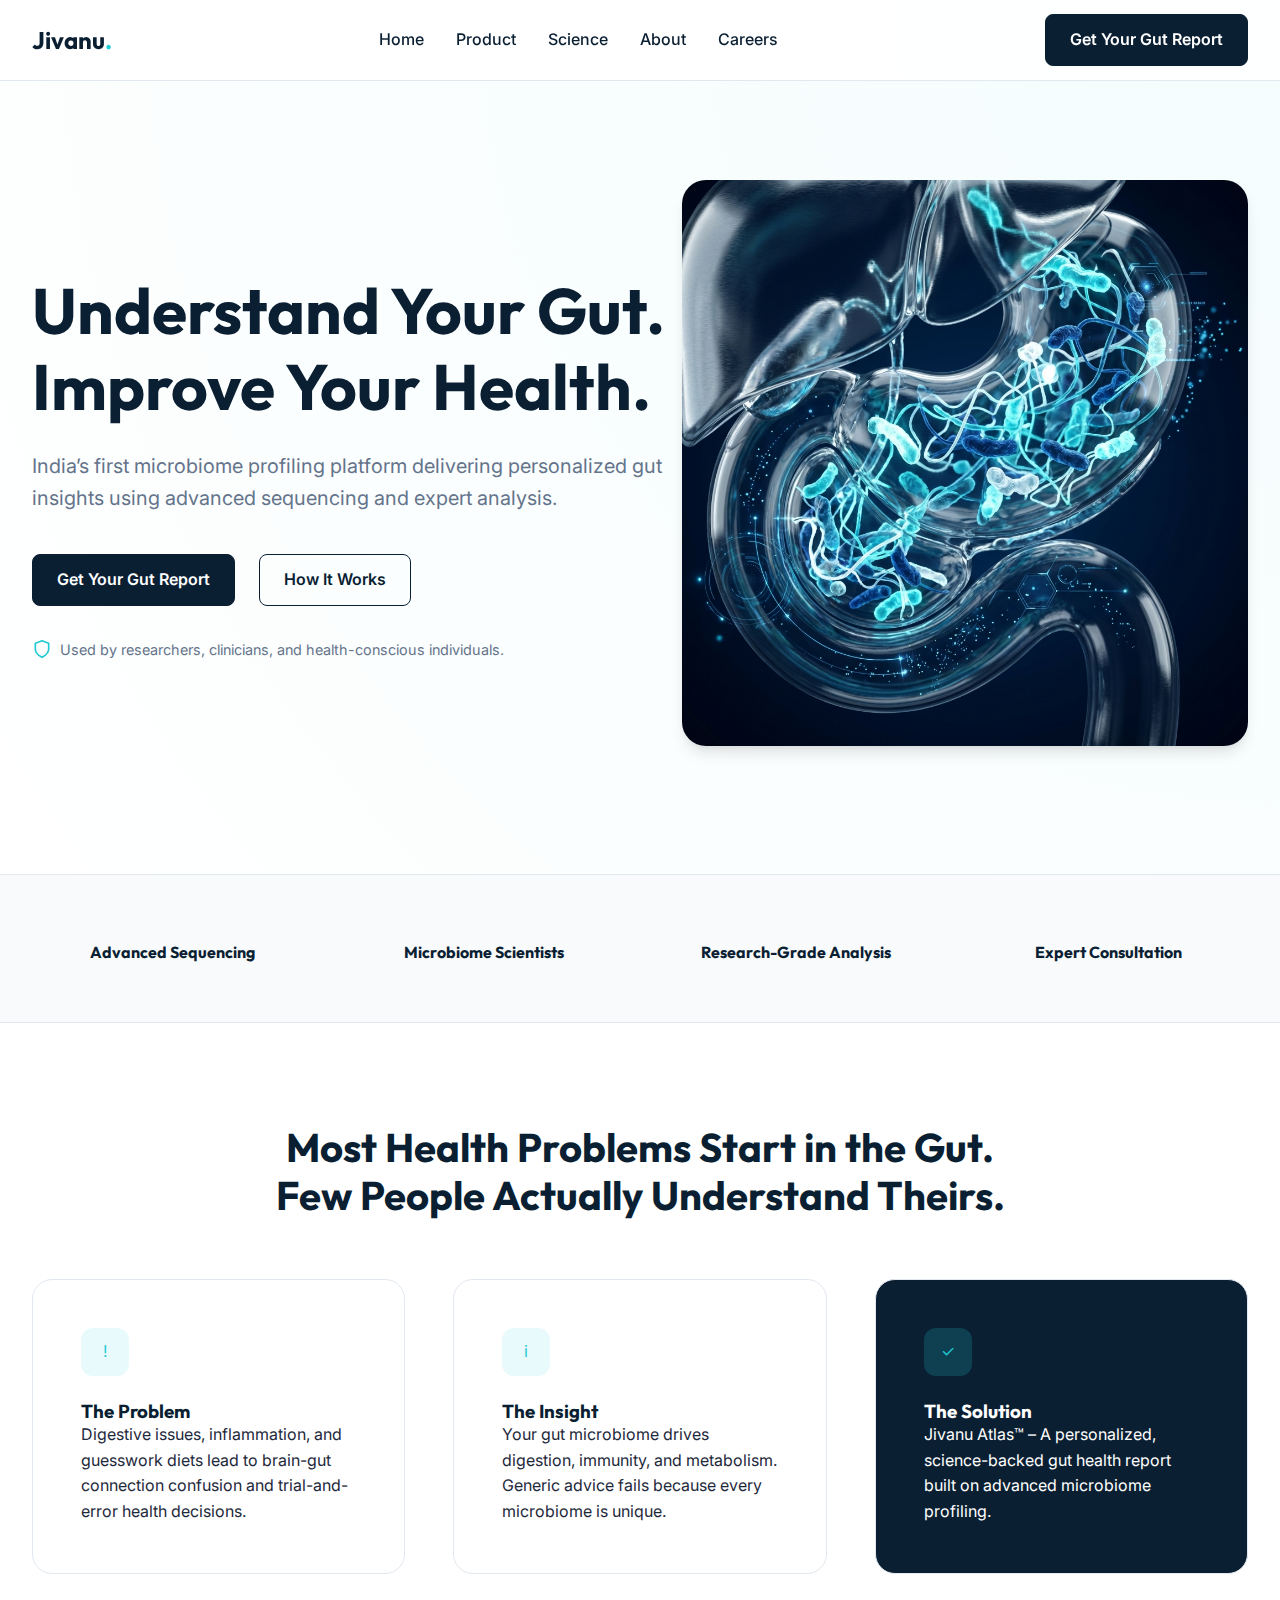
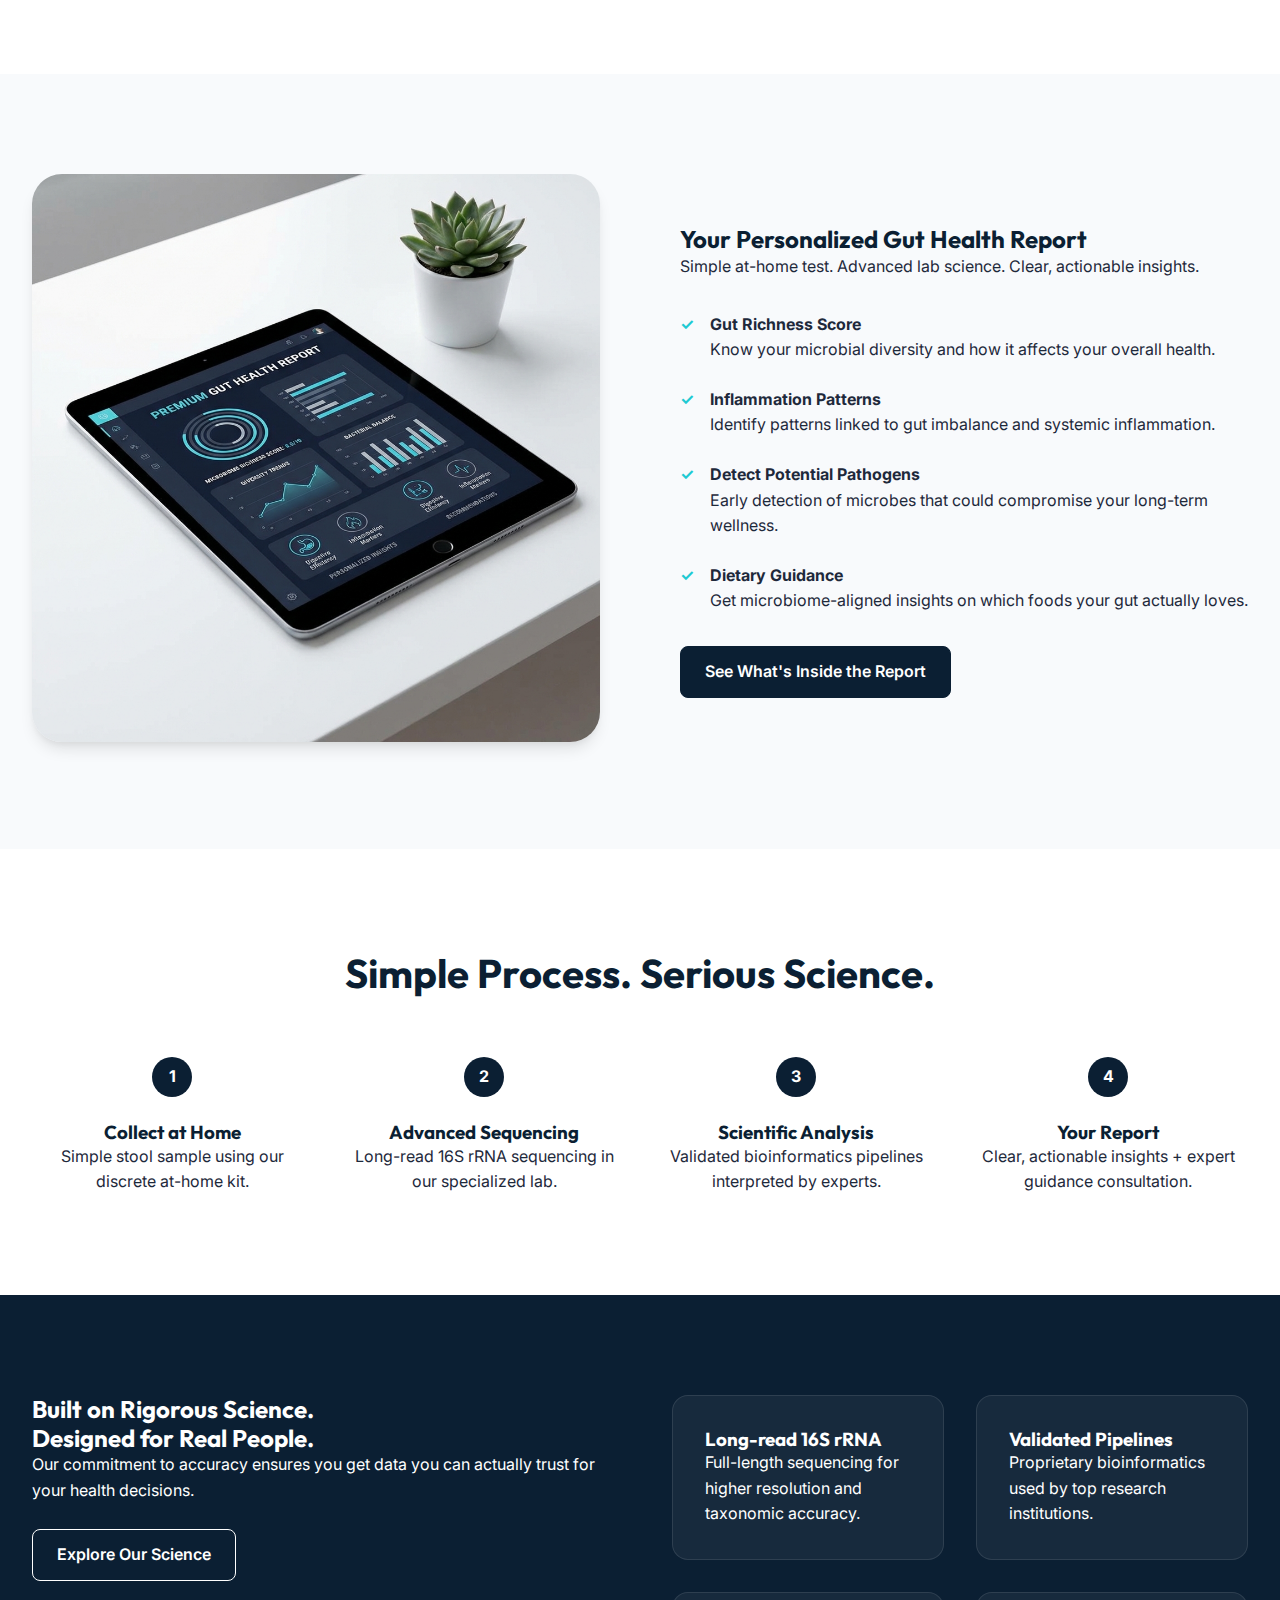
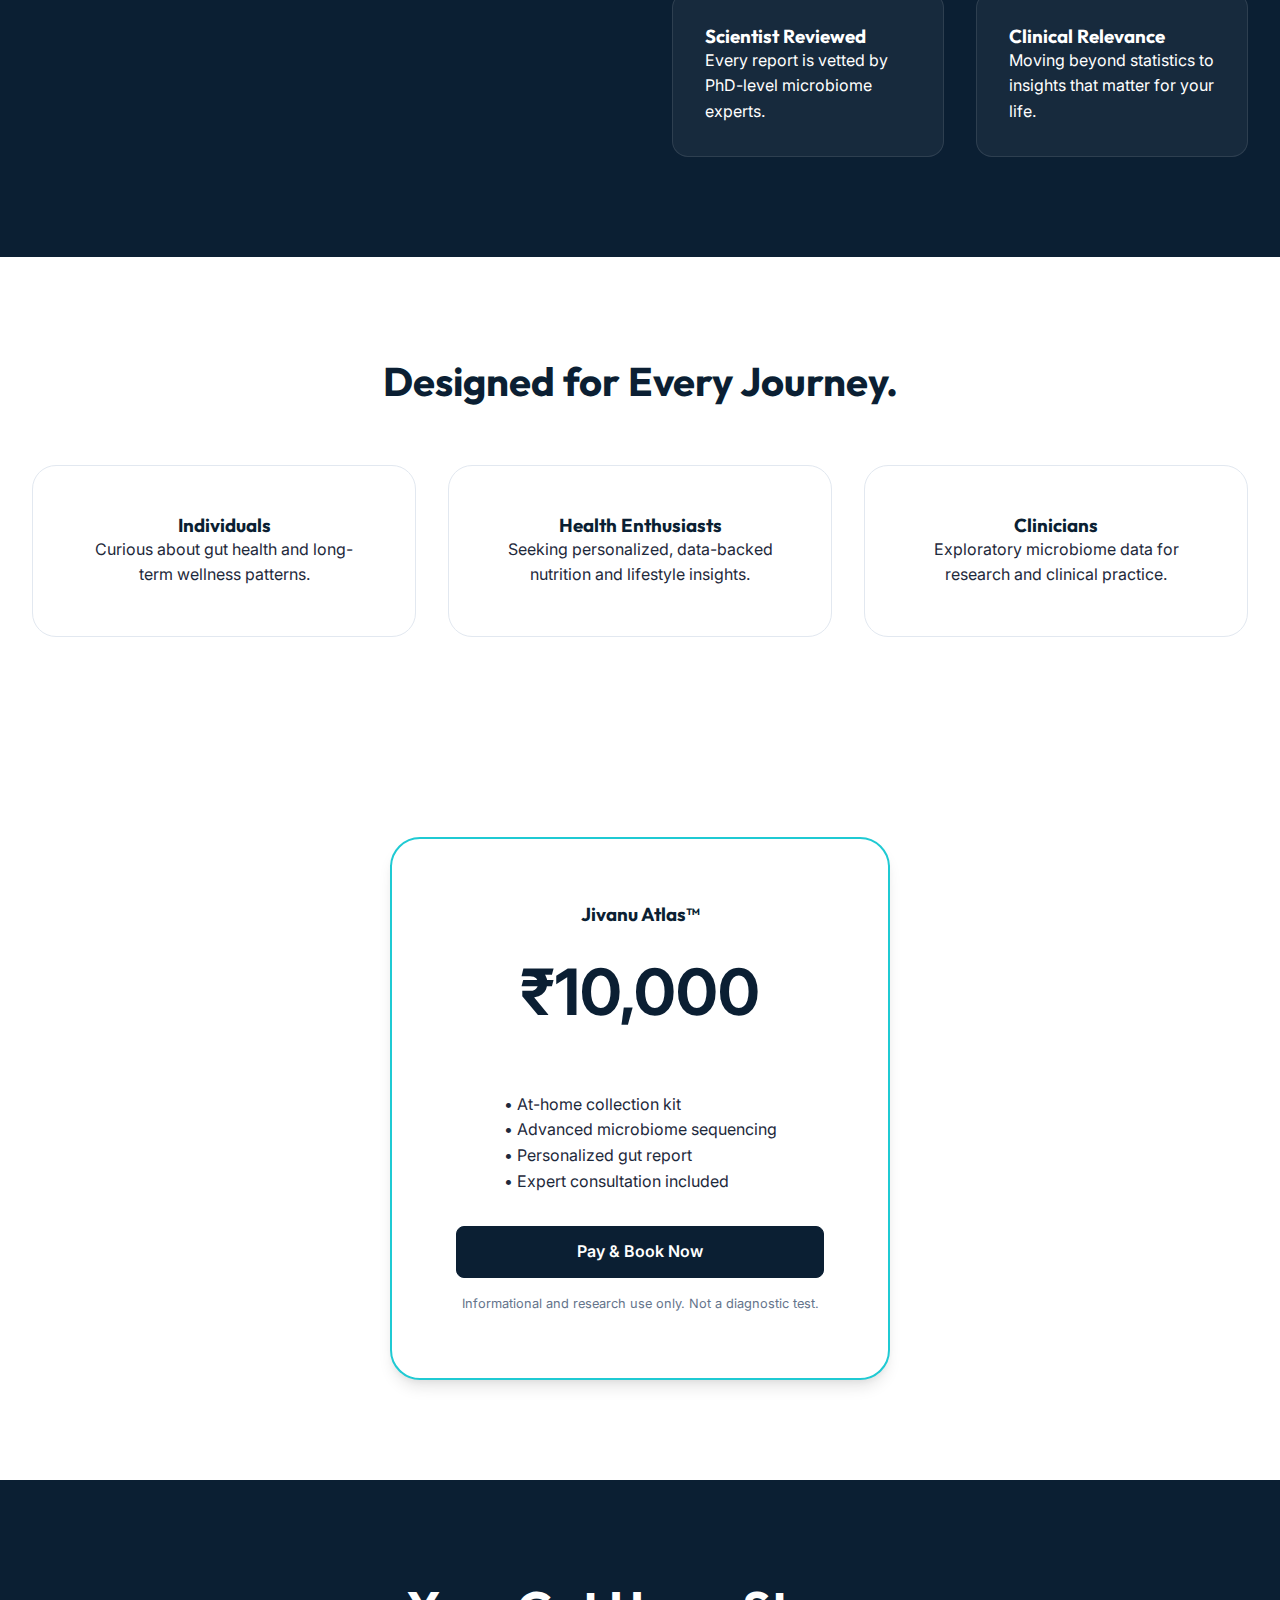
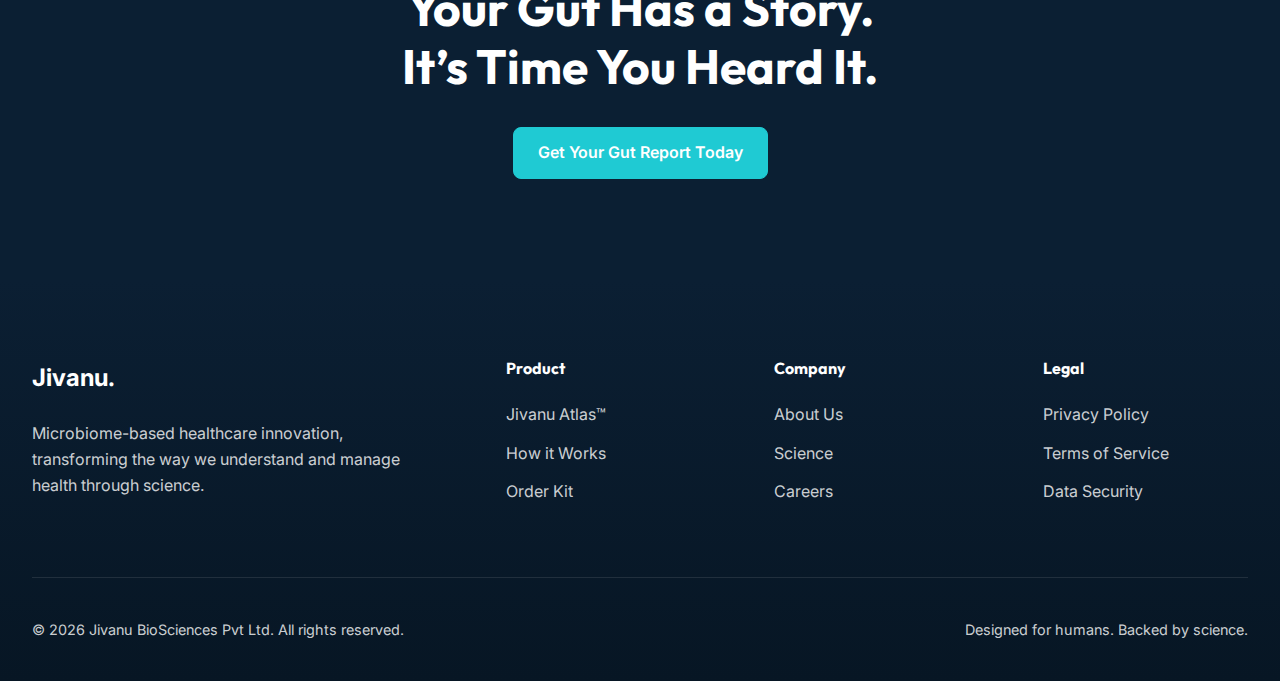
<file: index.html>
<!DOCTYPE html>
<html lang="en">
<head>
    <meta charset="UTF-8">
    <meta name="viewport" content="width=device-width, initial-scale=1.0">
    <title>Jivanu | Personalized Gut Health & Microbiome Profiling</title>
    <meta name="description" content="India’s first microbiome profiling platform delivering personalized gut insights using advanced long-read sequencing and expert scientific analysis.">
    <link rel="stylesheet" href="css/style.css">
</head>
<body>
    <header>
        <div class="container flex justify-between items-center">
            <a href="index.html" class="logo">Jivanu<span>.</span></a>
            <nav class="flex items-center">
                <div class="nav-links flex">
                    <a href="index.html">Home</a>
                    <a href="product.html">Product</a>
                    <a href="science.html">Science</a>
                    <a href="about.html">About</a>
                    <a href="careers.html">Careers</a>
                </div>
            </nav>
            <a href="contact.html" class="btn btn-primary">Get Your Gut Report</a>
        </div>
    </header>

    <main>
        <!-- Hero Section -->
        <section class="hero">
            <div class="container flex items-center">
                <div class="hero-content">
                    <h1>Understand Your Gut. <br>Improve Your Health.</h1>
                    <p>India’s first microbiome profiling platform delivering personalized gut insights using advanced sequencing and expert analysis.</p>
                    <div class="hero-cta">
                        <a href="product.html" class="btn btn-primary">Get Your Gut Report</a>
                        <a href="#how-it-works" class="btn btn-secondary">How It Works</a>
                    </div>
                    <div class="trust-line">
                        <svg width="20" height="20" viewBox="0 0 24 24" fill="none" stroke="currentColor" stroke-width="2" stroke-linecap="round" stroke-linejoin="round" style="color: var(--cyan);"><path d="M12 22s8-4 8-10V5l-8-3-8 3v7c0 6 8 10 8 10z"/></svg>
                        Used by researchers, clinicians, and health-conscious individuals.
                    </div>
                </div>
                <div class="hero-visual">
                    <img src="assets/images/hero.png" alt="Microbiome Visualization">
                </div>
            </div>
        </section>

        <!-- Social Proof -->
        <section class="social-proof">
            <div class="container proof-grid">
                <div class="proof-item">
                    <h4>Advanced Sequencing</h4>
                </div>
                <div class="proof-item">
                    <h4>Microbiome Scientists</h4>
                </div>
                <div class="proof-item">
                    <h4>Research-Grade Analysis</h4>
                </div>
                <div class="proof-item">
                    <h4>Expert Consultation</h4>
                </div>
            </div>
        </section>

        <!-- Problem Section -->
        <section class="section problem-section">
            <div class="container">
                <div class="section-header">
                    <h2>Most Health Problems Start in the Gut. <br>Few People Actually Understand Theirs.</h2>
                </div>
                <div class="grid problem-grid">
                    <div class="problem-card">
                        <div class="icon">!</div>
                        <h3>The Problem</h3>
                        <p>Digestive issues, inflammation, and guesswork diets lead to brain-gut connection confusion and trial-and-error health decisions.</p>
                    </div>
                    <div class="problem-card">
                        <div class="icon">i</div>
                        <h3>The Insight</h3>
                        <p>Your gut microbiome drives digestion, immunity, and metabolism. Generic advice fails because every microbiome is unique.</p>
                    </div>
                    <div class="problem-card" style="background: var(--navy); color: white;">
                        <div class="icon" style="background: rgba(31, 202, 211, 0.2);">✓</div>
                        <h3 style="color: white;">The Solution</h3>
                        <p>Jivanu Atlas™ – A personalized, science-backed gut health report built on advanced microbiome profiling.</p>
                    </div>
                </div>
            </div>
        </section>

        <!-- Product Showcase -->
        <section class="section product-section">
            <div class="container">
                <div class="grid product-showcase">
                    <div class="product-visual">
                        <img src="assets/images/report.png" alt="Jivanu Report Mockup">
                    </div>
                    <div class="product-info">
                        <h2>Your Personalized Gut Health Report</h2>
                        <p>Simple at-home test. Advanced lab science. Clear, actionable insights.</p>
                        <ul class="benefit-list">
                            <li class="benefit-item">
                                <span class="check">✓</span>
                                <div>
                                    <strong>Gut Richness Score</strong>
                                    <p>Know your microbial diversity and how it affects your overall health.</p>
                                </div>
                            </li>
                            <li class="benefit-item">
                                <span class="check">✓</span>
                                <div>
                                    <strong>Inflammation Patterns</strong>
                                    <p>Identify patterns linked to gut imbalance and systemic inflammation.</p>
                                </div>
                            </li>
                            <li class="benefit-item">
                                <span class="check">✓</span>
                                <div>
                                    <strong>Detect Potential Pathogens</strong>
                                    <p>Early detection of microbes that could compromise your long-term wellness.</p>
                                </div>
                            </li>
                            <li class="benefit-item">
                                <span class="check">✓</span>
                                <div>
                                    <strong>Dietary Guidance</strong>
                                    <p>Get microbiome-aligned insights on which foods your gut actually loves.</p>
                                </div>
                            </li>
                        </ul>
                        <a href="product.html" class="btn btn-primary">See What's Inside the Report</a>
                    </div>
                </div>
            </div>
        </section>

        <!-- How It Works -->
        <section class="section how-it-works" id="how-it-works">
            <div class="container">
                <div class="section-header">
                    <h2>Simple Process. Serious Science.</h2>
                </div>
                <div class="grid steps-grid">
                    <div class="step-card">
                        <div class="step-number">1</div>
                        <h3>Collect at Home</h3>
                        <p>Simple stool sample using our discrete at-home kit.</p>
                    </div>
                    <div class="step-card">
                        <div class="step-number">2</div>
                        <h3>Advanced Sequencing</h3>
                        <p>Long-read 16S rRNA sequencing in our specialized lab.</p>
                    </div>
                    <div class="step-card">
                        <div class="step-number">3</div>
                        <h3>Scientific Analysis</h3>
                        <p>Validated bioinformatics pipelines interpreted by experts.</p>
                    </div>
                    <div class="step-card">
                        <div class="step-number">4</div>
                        <h3>Your Report</h3>
                        <p>Clear, actionable insights + expert guidance consultation.</p>
                    </div>
                </div>
            </div>
        </section>

        <!-- Science Credibility -->
        <section class="section science-section">
            <div class="container">
                <div class="grid science-grid">
                    <div>
                        <h2>Built on Rigorous Science. <br>Designed for Real People.</h2>
                        <p>Our commitment to accuracy ensures you get data you can actually trust for your health decisions.</p>
                        <br>
                        <a href="science.html" class="btn btn-secondary" style="border-color: white; color: white;">Explore Our Science</a>
                    </div>
                    <div class="science-points">
                        <div class="science-card">
                            <h3>Long-read 16S rRNA</h3>
                            <p>Full-length sequencing for higher resolution and taxonomic accuracy.</p>
                        </div>
                        <div class="science-card">
                            <h3>Validated Pipelines</h3>
                            <p>Proprietary bioinformatics used by top research institutions.</p>
                        </div>
                        <div class="science-card">
                            <h3>Scientist Reviewed</h3>
                            <p>Every report is vetted by PhD-level microbiome experts.</p>
                        </div>
                        <div class="science-card">
                            <h3>Clinical Relevance</h3>
                            <p>Moving beyond statistics to insights that matter for your life.</p>
                        </div>
                    </div>
                </div>
            </div>
        </section>

        <!-- Who It's For -->
        <section class="section">
            <div class="container">
                <div class="section-header">
                    <h2>Designed for Every Journey.</h2>
                </div>
                <div class="grid segment-grid">
                    <div class="segment-card">
                        <h3>Individuals</h3>
                        <p>Curious about gut health and long-term wellness patterns.</p>
                    </div>
                    <div class="segment-card">
                        <h3>Health Enthusiasts</h3>
                        <p>Seeking personalized, data-backed nutrition and lifestyle insights.</p>
                    </div>
                    <div class="segment-card">
                        <h3>Clinicians</h3>
                        <p>Exploratory microbiome data for research and clinical practice.</p>
                    </div>
                </div>
            </div>
        </section>

        <!-- Pricing -->
        <section class="section light-bg">
            <div class="container">
                <div class="pricing-card">
                    <h3>Jivanu Atlas™</h3>
                    <div class="price">₹10,000</div>
                    <ul style="margin: 2rem 0; text-align: left; display: inline-block;">
                        <li>• At-home collection kit</li>
                        <li>• Advanced microbiome sequencing</li>
                        <li>• Personalized gut report</li>
                        <li>• Expert consultation included</li>
                    </ul>
                    <a href="contact.html" class="btn btn-primary" style="width: 100%;">Pay & Book Now</a>
                    <p style="margin-top: 1rem; font-size: 0.8rem; color: var(--text-muted);">Informational and research use only. Not a diagnostic test.</p>
                </div>
            </div>
        </section>

        <!-- Final CTA -->
        <section class="section" style="background: var(--navy); color: white; text-align: center;">
            <div class="container">
                <h2 style="color: white; font-size: 3rem; margin-bottom: 2rem;">Your Gut Has a Story. <br>It’s Time You Heard It.</h2>
                <a href="contact.html" class="btn btn-primary" style="background: var(--cyan); border-color: var(--cyan);">Get Your Gut Report Today</a>
            </div>
        </section>
    </main>

    <footer>
        <div class="container">
            <div class="grid footer-grid">
                <div>
                    <div class="footer-logo">Jivanu<span>.</span></div>
                    <p>Microbiome-based healthcare innovation, transforming the way we understand and manage health through science.</p>
                </div>
                <div class="footer-links">
                    <h4>Product</h4>
                    <ul>
                        <li><a href="product.html">Jivanu Atlas™</a></li>
                        <li><a href="product.html">How it Works</a></li>
                        <li><a href="contact.html">Order Kit</a></li>
                    </ul>
                </div>
                <div class="footer-links">
                    <h4>Company</h4>
                    <ul>
                        <li><a href="about.html">About Us</a></li>
                        <li><a href="science.html">Science</a></li>
                        <li><a href="careers.html">Careers</a></li>
                    </ul>
                </div>
                <div class="footer-links">
                    <h4>Legal</h4>
                    <ul>
                        <li><a href="#">Privacy Policy</a></li>
                        <li><a href="#">Terms of Service</a></li>
                        <li><a href="#">Data Security</a></li>
                    </ul>
                </div>
            </div>
            <div class="footer-bottom">
                <p>© 2026 Jivanu BioSciences Pvt Ltd. All rights reserved.</p>
                <p>Designed for humans. Backed by science.</p>
            </div>
        </div>
    </footer>
</body>
</html>
</file>
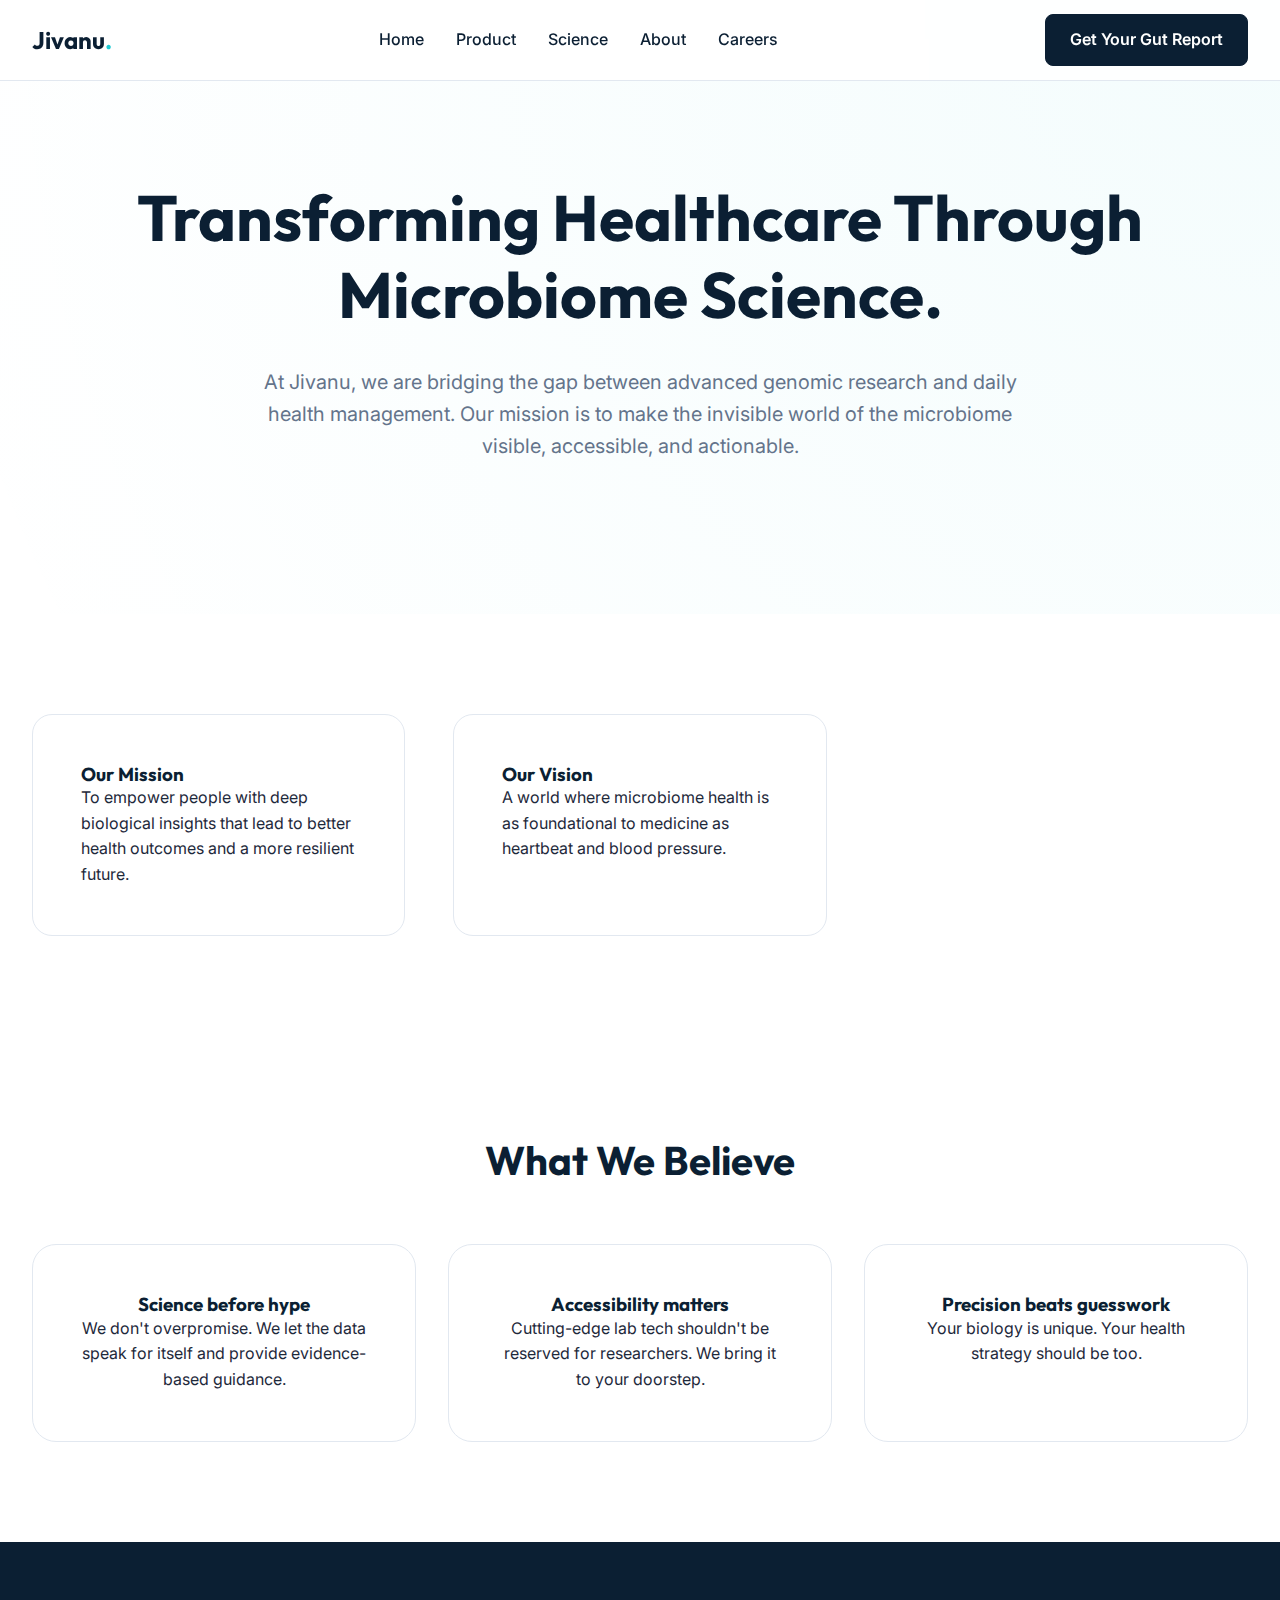
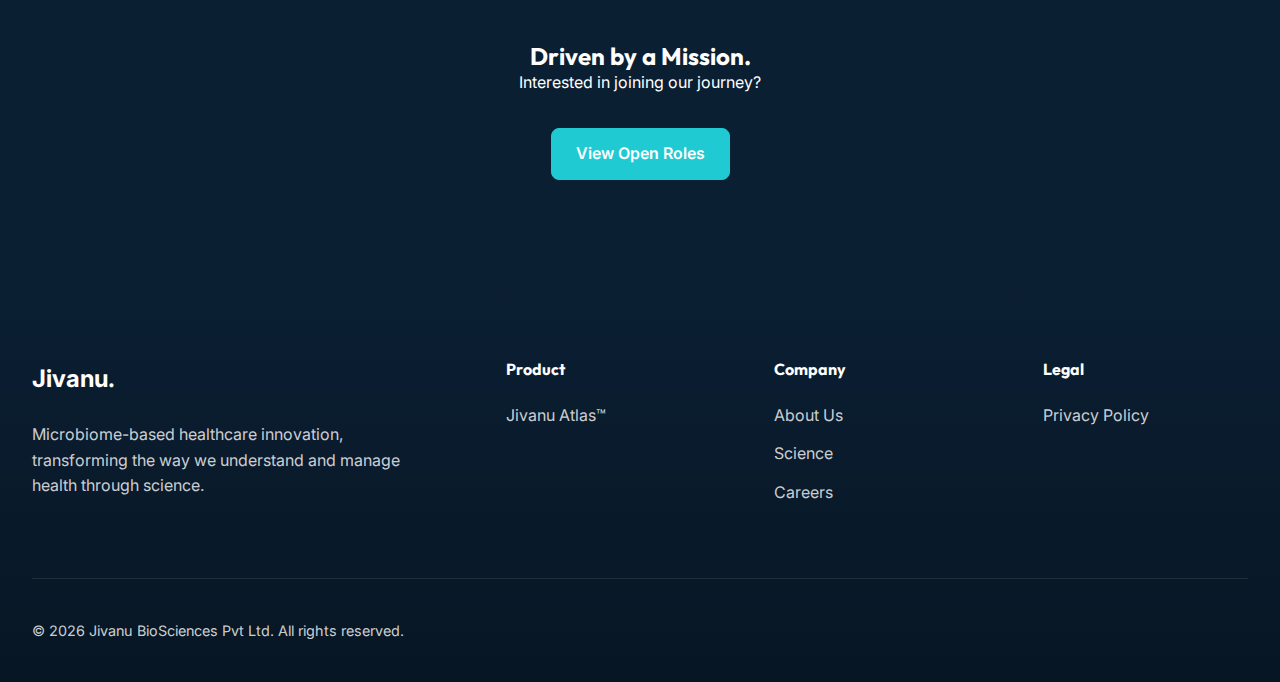
<file: about.html>
<!DOCTYPE html>
<html lang="en">

<head>
    <meta charset="UTF-8">
    <meta name="viewport" content="width=device-width, initial-scale=1.0">
    <title>About Us | Jivanu BioSciences</title>
    <meta name="description"
        content="Meet the team transforming healthcare through microbiome science. Our mission is to make microbiome insights accessible and actionable.">
    <link rel="stylesheet" href="css/style.css">
</head>

<body>
    <header>
        <div class="container flex justify-between items-center">
            <a href="index.html" class="logo">Jivanu<span>.</span></a>
            <nav class="flex items-center">
                <div class="nav-links flex">
                    <a href="index.html">Home</a>
                    <a href="product.html">Product</a>
                    <a href="science.html">Science</a>
                    <a href="about.html">About</a>
                    <a href="careers.html">Careers</a>
                </div>
            </nav>
            <a href="contact.html" class="btn btn-primary">Get Your Gut Report</a>
        </div>
    </header>

    <main>
        <section class="hero" style="text-align: center;">
            <div class="container">
                <h1>Transforming Healthcare Through Microbiome Science.</h1>
                <p style="max-width: 800px; margin: 2rem auto;">At Jivanu, we are bridging the gap between advanced
                    genomic research and daily health management. Our mission is to make the invisible world of the
                    microbiome visible, accessible, and actionable.</p>
            </div>
        </section>

        <section class="section light-bg">
            <div class="container">
                <div class="grid problem-grid">
                    <div class="problem-card">
                        <h3>Our Mission</h3>
                        <p>To empower people with deep biological insights that lead to better health outcomes and a
                            more resilient future.</p>
                    </div>
                    <div class="problem-card">
                        <h3>Our Vision</h3>
                        <p>A world where microbiome health is as foundational to medicine as heartbeat and blood
                            pressure.</p>
                    </div>
                </div>
            </div>
        </section>

        <section class="section">
            <div class="container">
                <div class="section-header">
                    <h2>What We Believe</h2>
                </div>
                <div class="grid segment-grid">
                    <div class="segment-card">
                        <h3 style="color: var(--navy);">Science before hype</h3>
                        <p>We don't overpromise. We let the data speak for itself and provide evidence-based guidance.
                        </p>
                    </div>
                    <div class="segment-card">
                        <h3 style="color: var(--navy);">Accessibility matters</h3>
                        <p>Cutting-edge lab tech shouldn't be reserved for researchers. We bring it to your doorstep.
                        </p>
                    </div>
                    <div class="segment-card">
                        <h3 style="color: var(--navy);">Precision beats guesswork</h3>
                        <p>Your biology is unique. Your health strategy should be too.</p>
                    </div>
                </div>
            </div>
        </section>

        <section class="section" style="background: var(--navy); color: white; text-align: center;">
            <div class="container">
                <h2 style="color: white;">Driven by a Mission.</h2>
                <p style="margin-bottom: 2rem;">Interested in joining our journey?</p>
                <a href="careers.html" class="btn btn-primary"
                    style="background: var(--cyan); border-color: var(--cyan);">View Open Roles</a>
            </div>
        </section>
    </main>

    <footer>
        <div class="container">
            <div class="grid footer-grid">
                <div>
                    <div class="footer-logo">Jivanu<span>.</span></div>
                    <p>Microbiome-based healthcare innovation, transforming the way we understand and manage health
                        through science.</p>
                </div>
                <div class="footer-links">
                    <h4>Product</h4>
                    <ul>
                        <li><a href="product.html">Jivanu Atlas™</a></li>
                    </ul>
                </div>
                <div class="footer-links">
                    <h4>Company</h4>
                    <ul>
                        <li><a href="about.html">About Us</a></li>
                        <li><a href="science.html">Science</a></li>
                        <li><a href="careers.html">Careers</a></li>
                    </ul>
                </div>
                <div class="footer-links">
                    <h4>Legal</h4>
                    <ul>
                        <li><a href="#">Privacy Policy</a></li>
                    </ul>
                </div>
            </div>
            <div class="footer-bottom">
                <p>© 2026 Jivanu BioSciences Pvt Ltd. All rights reserved.</p>
            </div>
        </div>
    </footer>
</body>

</html>
</file>
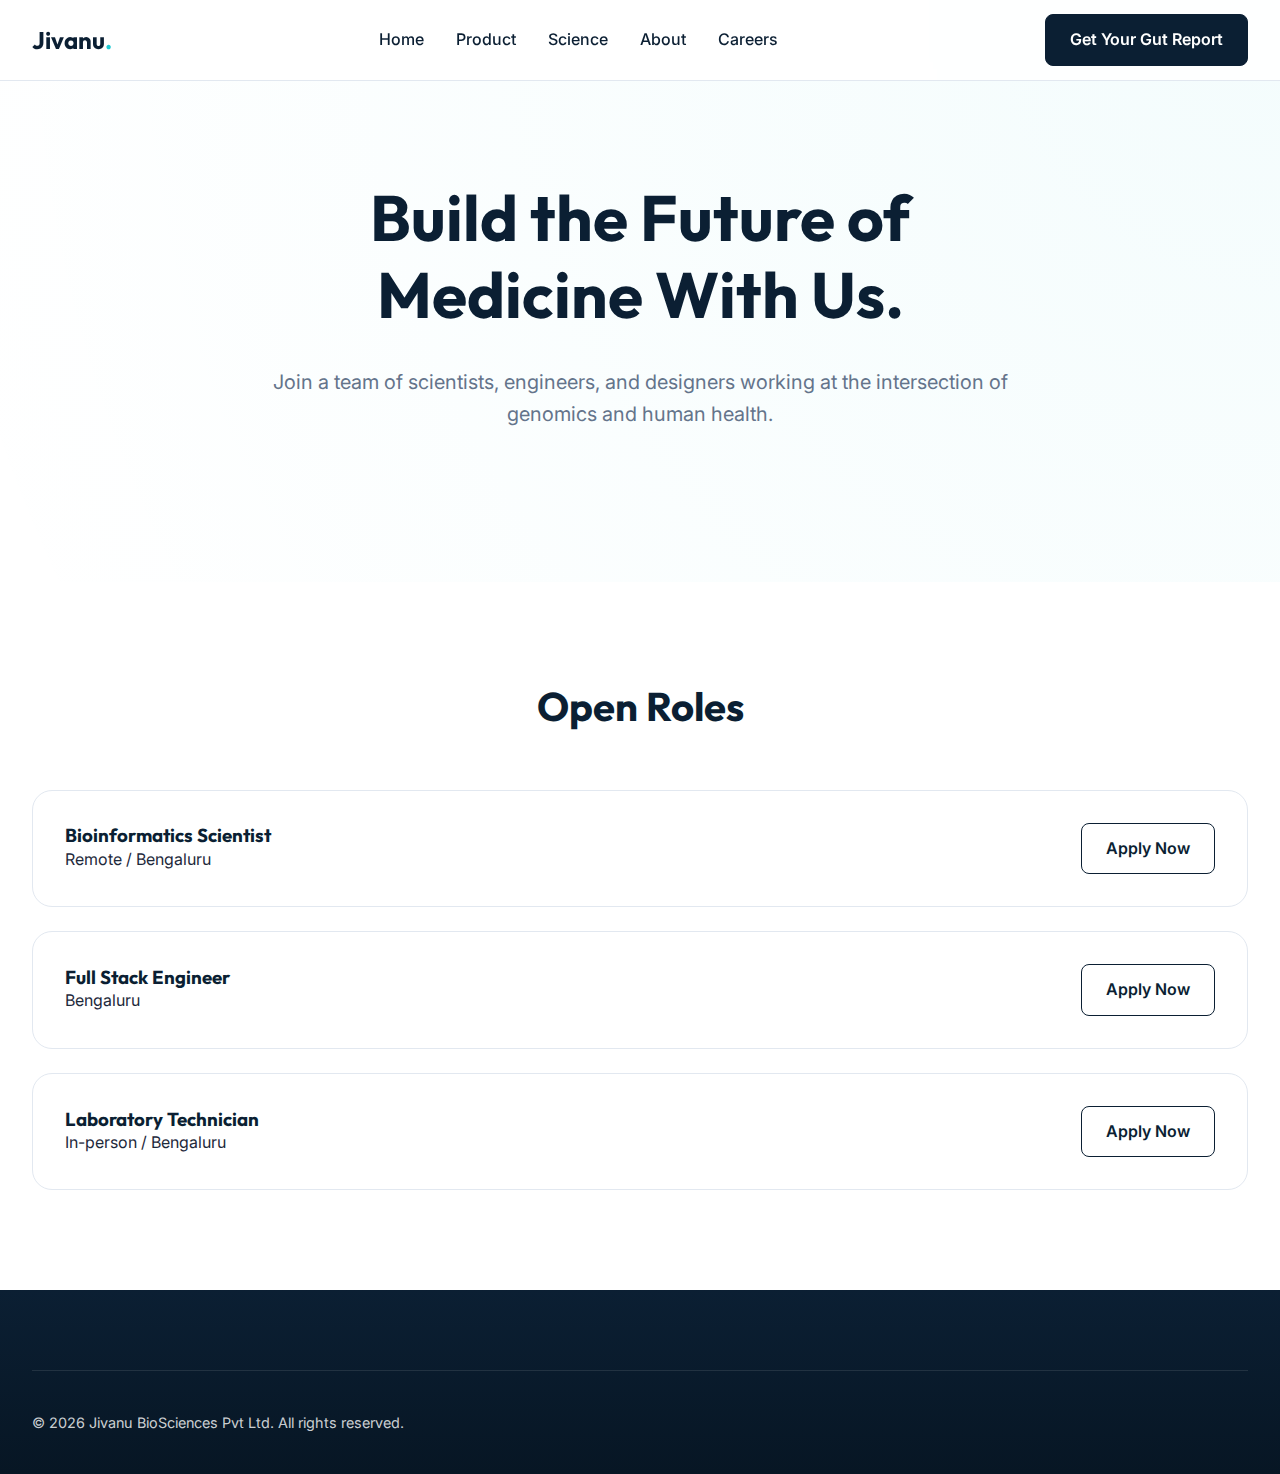
<file: careers.html>
<!DOCTYPE html>
<html lang="en">

<head>
    <meta charset="UTF-8">
    <meta name="viewport" content="width=device-width, initial-scale=1.0">
    <title>Careers | Jivanu BioSciences</title>
    <link rel="stylesheet" href="css/style.css">
</head>

<body>
    <header>
        <div class="container flex justify-between items-center">
            <a href="index.html" class="logo">Jivanu<span>.</span></a>
            <nav class="flex items-center">
                <div class="nav-links flex">
                    <a href="index.html">Home</a>
                    <a href="product.html">Product</a>
                    <a href="science.html">Science</a>
                    <a href="about.html">About</a>
                    <a href="careers.html">Careers</a>
                </div>
            </nav>
            <a href="contact.html" class="btn btn-primary">Get Your Gut Report</a>
        </div>
    </header>

    <main>
        <section class="hero" style="text-align: center;">
            <div class="container">
                <h1>Build the Future of <br>Medicine With Us.</h1>
                <p style="max-width: 800px; margin: 2rem auto;">Join a team of scientists, engineers, and designers
                    working at the intersection of genomics and human health.</p>
            </div>
        </section>

        <section class="section">
            <div class="container">
                <div class="section-header">
                    <h2>Open Roles</h2>
                </div>
                <div class="grid" style="gap: 1.5rem;">
                    <div class="problem-card flex justify-between items-center" style="padding: 2rem;">
                        <div>
                            <h3>Bioinformatics Scientist</h3>
                            <p>Remote / Bengaluru</p>
                        </div>
                        <a href="#" class="btn btn-secondary">Apply Now</a>
                    </div>
                    <div class="problem-card flex justify-between items-center" style="padding: 2rem;">
                        <div>
                            <h3>Full Stack Engineer</h3>
                            <p>Bengaluru</p>
                        </div>
                        <a href="#" class="btn btn-secondary">Apply Now</a>
                    </div>
                    <div class="problem-card flex justify-between items-center" style="padding: 2rem;">
                        <div>
                            <h3>Laboratory Technician</h3>
                            <p>In-person / Bengaluru</p>
                        </div>
                        <a href="#" class="btn btn-secondary">Apply Now</a>
                    </div>
                </div>
            </div>
        </section>
    </main>

    <footer>
        <div class="container">
            <div class="footer-bottom">
                <p>© 2026 Jivanu BioSciences Pvt Ltd. All rights reserved.</p>
            </div>
        </div>
    </footer>
</body>

</html>
</file>
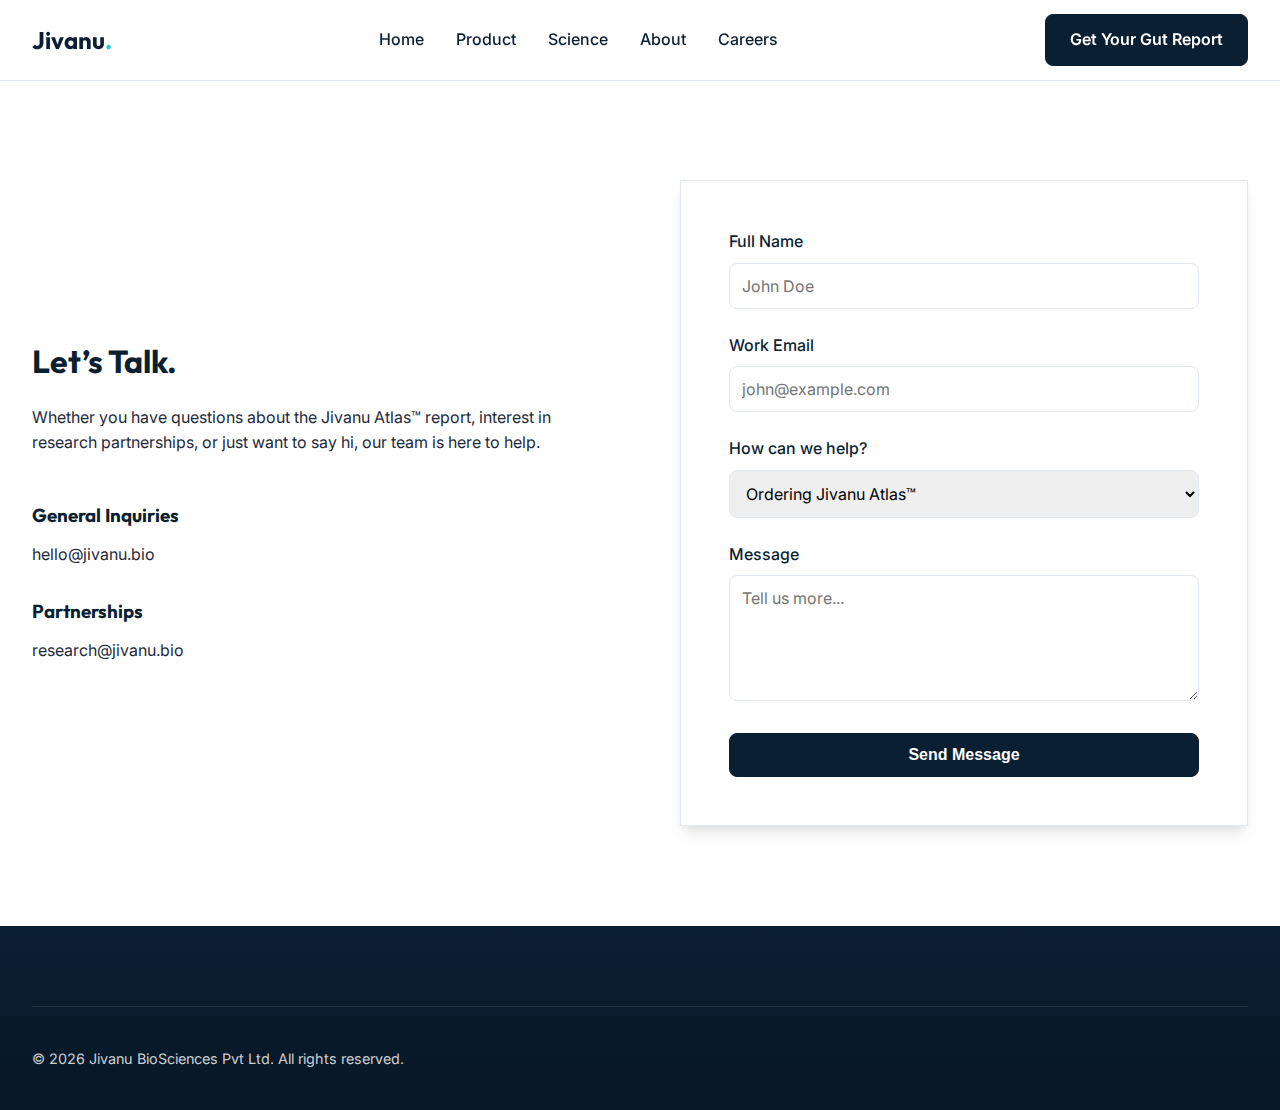
<file: contact.html>
<!DOCTYPE html>
<html lang="en">

<head>
    <meta charset="UTF-8">
    <meta name="viewport" content="width=device-width, initial-scale=1.0">
    <title>Contact Us | Let's Talk Gut Health</title>
    <link rel="stylesheet" href="css/style.css">
    <style>
        .form-group {
            margin-bottom: 1.5rem;
        }

        .form-group label {
            display: block;
            margin-bottom: 0.5rem;
            font-weight: 500;
            color: var(--navy);
        }

        .form-group input,
        .form-group textarea,
        .form-group select {
            width: 100%;
            padding: 12px;
            border: 1px solid var(--border-color);
            border-radius: 8px;
            font-family: inherit;
            font-size: 1rem;
        }

        .form-group input:focus {
            border-color: var(--cyan);
            outline: none;
        }
    </style>
</head>

<body>
    <header>
        <div class="container flex justify-between items-center">
            <a href="index.html" class="logo">Jivanu<span>.</span></a>
            <nav class="flex items-center">
                <div class="nav-links flex">
                    <a href="index.html">Home</a>
                    <a href="product.html">Product</a>
                    <a href="science.html">Science</a>
                    <a href="about.html">About</a>
                    <a href="careers.html">Careers</a>
                </div>
            </nav>
            <a href="contact.html" class="btn btn-primary">Get Your Gut Report</a>
        </div>
    </header>

    <main>
        <section class="section" style="padding-top: 180px;">
            <div class="container">
                <div class="grid product-showcase">
                    <div>
                        <h1>Let’s Talk.</h1>
                        <p style="margin: 1.5rem 0;">Whether you have questions about the Jivanu Atlas™ report, interest
                            in research partnerships, or just want to say hi, our team is here to help.</p>

                        <div style="margin-top: 3rem;">
                            <h3 style="margin-bottom: 1rem;">General Inquiries</h3>
                            <p>hello@jivanu.bio</p>
                        </div>
                        <div style="margin-top: 2rem;">
                            <h3 style="margin-bottom: 1rem;">Partnerships</h3>
                            <p>research@jivanu.bio</p>
                        </div>
                    </div>
                    <div>
                        <div class="card"
                            style="box-shadow: var(--shadow-lg); border: 1px solid var(--border-color); padding: 3rem;">
                            <form>
                                <div class="form-group">
                                    <label for="name">Full Name</label>
                                    <input type="text" id="name" placeholder="John Doe" required>
                                </div>
                                <div class="form-group">
                                    <label for="email">Work Email</label>
                                    <input type="email" id="email" placeholder="john@example.com" required>
                                </div>
                                <div class="form-group">
                                    <label for="subject">How can we help?</label>
                                    <select id="subject">
                                        <option value="atlas">Ordering Jivanu Atlas™</option>
                                        <option value="research">Research Collaboration</option>
                                        <option value="support">Technical Support</option>
                                        <option value="other">Other</option>
                                    </select>
                                </div>
                                <div class="form-group">
                                    <label for="message">Message</label>
                                    <textarea id="message" rows="5" placeholder="Tell us more..."></textarea>
                                </div>
                                <button type="submit" class="btn btn-primary" style="width: 100%;">Send Message</button>
                            </form>
                        </div>
                    </div>
                </div>
            </div>
        </section>
    </main>

    <footer>
        <div class="container">
            <div class="footer-bottom">
                <p>© 2026 Jivanu BioSciences Pvt Ltd. All rights reserved.</p>
            </div>
        </div>
    </footer>
</body>

</html>
</file>
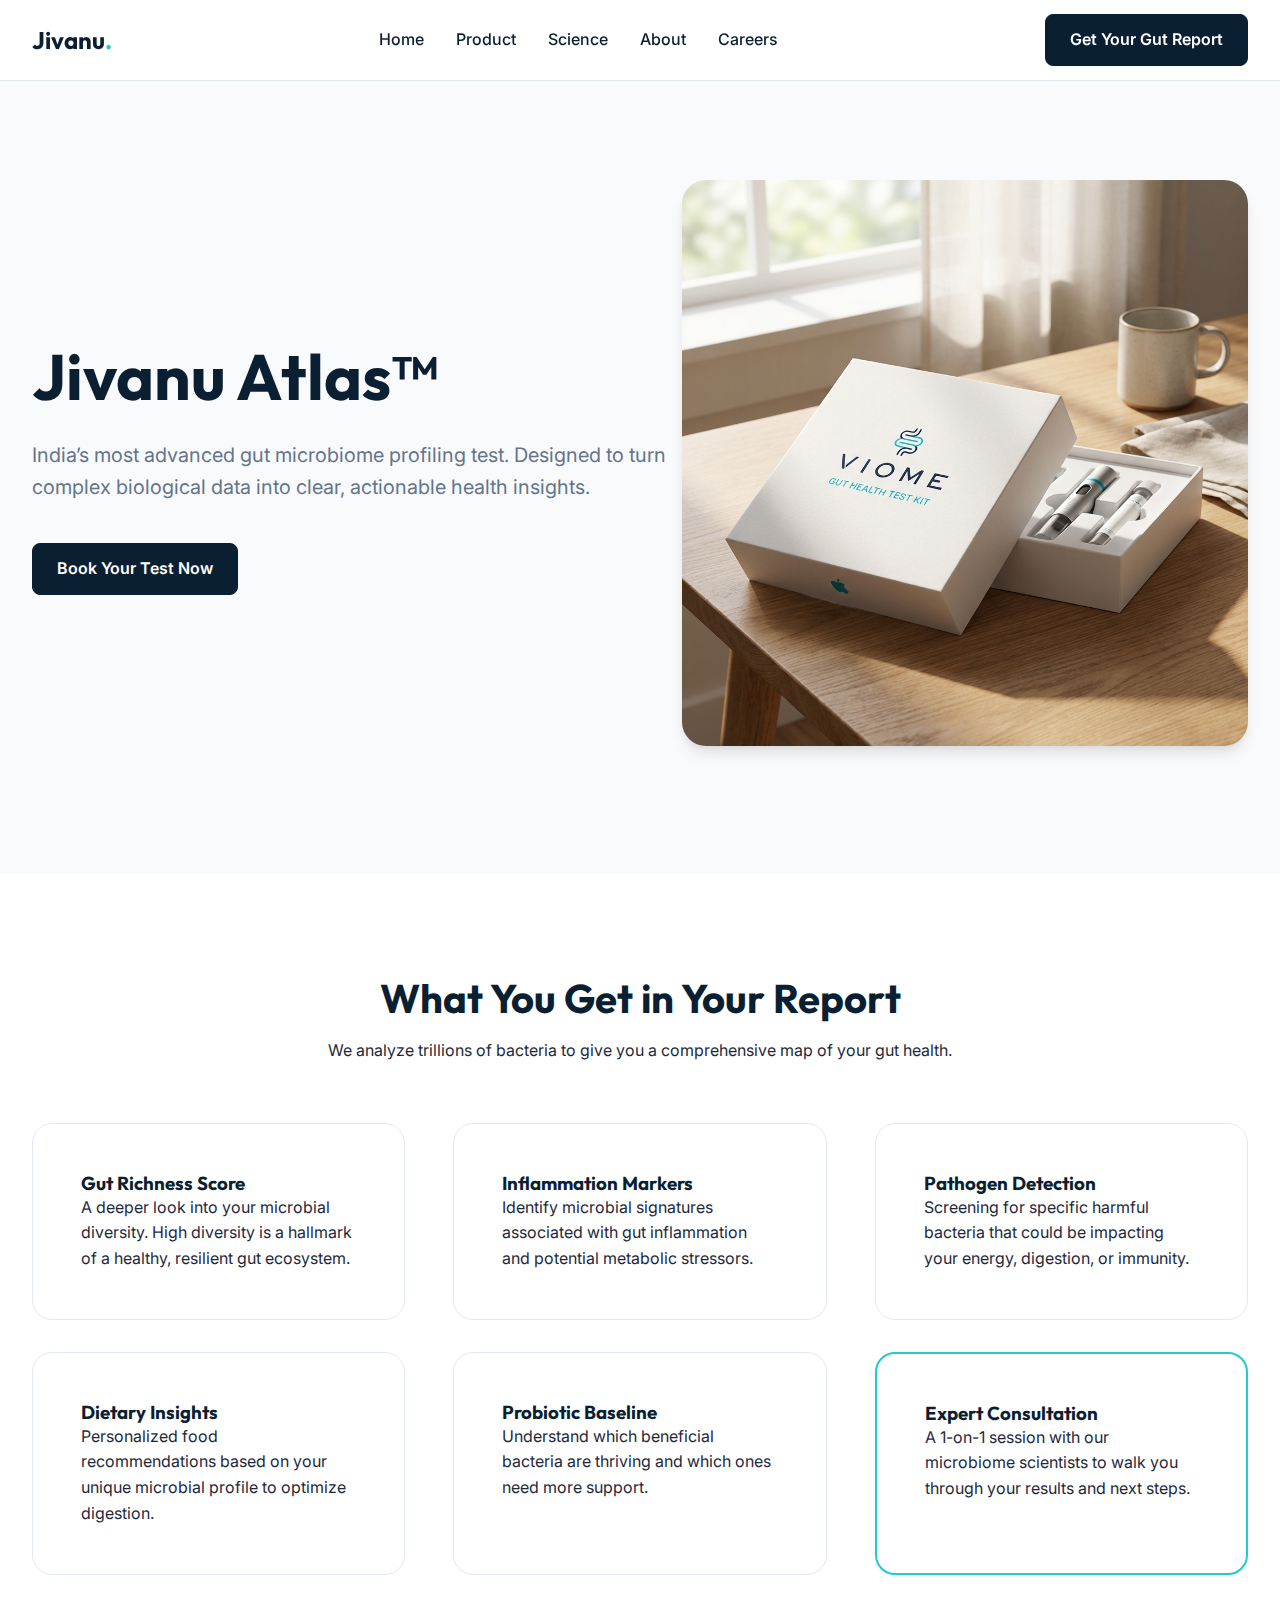
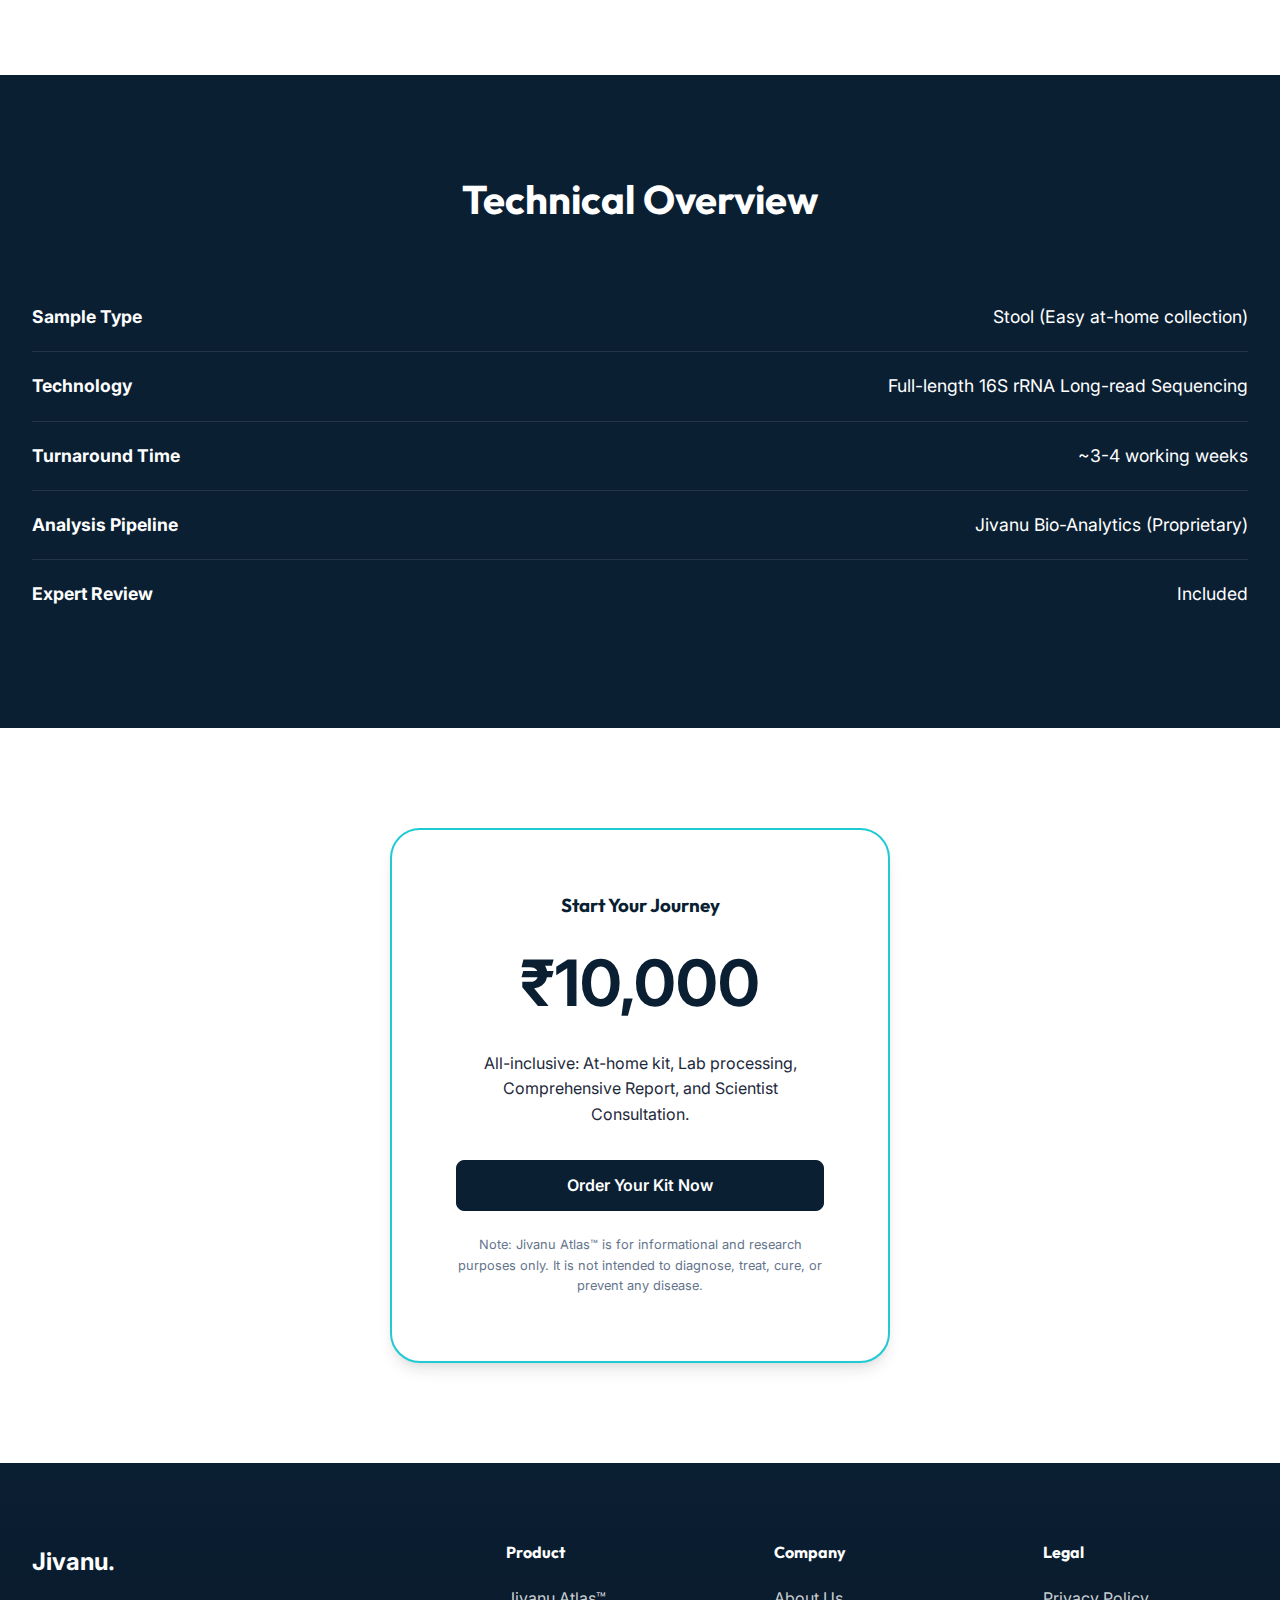
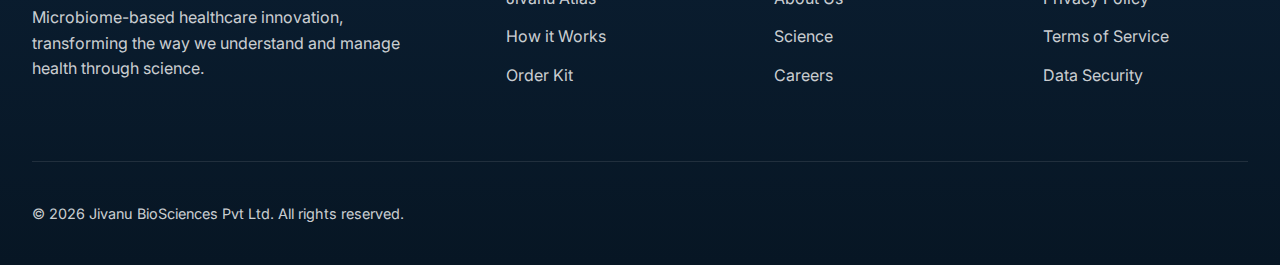
<file: product.html>
<!DOCTYPE html>
<html lang="en">

<head>
    <meta charset="UTF-8">
    <meta name="viewport" content="width=device-width, initial-scale=1.0">
    <title>Jivanu Atlas™ | Your Personalized Gut Report</title>
    <meta name="description"
        content="Discover what's inside the Jivanu Atlas report. Get deep insights into your gut diversity, inflammation patterns, and personalized dietary guidance.">
    <link rel="stylesheet" href="css/style.css">
</head>

<body>
    <header>
        <div class="container flex justify-between items-center">
            <a href="index.html" class="logo">Jivanu<span>.</span></a>
            <nav class="flex items-center">
                <div class="nav-links flex">
                    <a href="index.html">Home</a>
                    <a href="product.html">Product</a>
                    <a href="science.html">Science</a>
                    <a href="about.html">About</a>
                    <a href="careers.html">Careers</a>
                </div>
            </nav>
            <a href="contact.html" class="btn btn-primary">Get Your Gut Report</a>
        </div>
    </header>

    <main>
        <section class="hero" style="background: var(--light-bg);">
            <div class="container flex items-center">
                <div class="hero-content">
                    <h1>Jivanu Atlas™</h1>
                    <p>India’s most advanced gut microbiome profiling test. Designed to turn complex biological data
                        into clear, actionable health insights.</p>
                    <a href="#pricing" class="btn btn-primary">Book Your Test Now</a>
                </div>
                <div class="hero-visual">
                    <img src="assets/images/kit.png" alt="At-Home Gut Test Kit">
                </div>
            </div>
        </section>

        <section class="section">
            <div class="container">
                <div class="section-header">
                    <h2>What You Get in Your Report</h2>
                    <p>We analyze trillions of bacteria to give you a comprehensive map of your gut health.</p>
                </div>
                <div class="grid problem-grid">
                    <div class="problem-card">
                        <h3>Gut Richness Score</h3>
                        <p>A deeper look into your microbial diversity. High diversity is a hallmark of a healthy,
                            resilient gut ecosystem.</p>
                    </div>
                    <div class="problem-card">
                        <h3>Inflammation Markers</h3>
                        <p>Identify microbial signatures associated with gut inflammation and potential metabolic
                            stressors.</p>
                    </div>
                    <div class="problem-card">
                        <h3>Pathogen Detection</h3>
                        <p>Screening for specific harmful bacteria that could be impacting your energy, digestion, or
                            immunity.</p>
                    </div>
                </div>
                <div class="grid problem-grid" style="margin-top: 2rem;">
                    <div class="problem-card">
                        <h3>Dietary Insights</h3>
                        <p>Personalized food recommendations based on your unique microbial profile to optimize
                            digestion.</p>
                    </div>
                    <div class="problem-card">
                        <h3>Probiotic Baseline</h3>
                        <p>Understand which beneficial bacteria are thriving and which ones need more support.</p>
                    </div>
                    <div class="problem-card" style="border: 2px solid var(--cyan);">
                        <h3>Expert Consultation</h3>
                        <p>A 1-on-1 session with our microbiome scientists to walk you through your results and next
                            steps.</p>
                    </div>
                </div>
            </div>
        </section>

        <section class="section" style="background: var(--navy); color: white;">
            <div class="container">
                <div class="section-header">
                    <h2 style="color: white;">Technical Overview</h2>
                </div>
                <table style="width: 100%; border-collapse: collapse; margin-top: 2rem; font-size: 1.1rem;">
                    <tr style="border-bottom: 1px solid rgba(255,255,255,0.1);">
                        <td style="padding: 20px 0;"><strong>Sample Type</strong></td>
                        <td style="padding: 20px 0; text-align: right;">Stool (Easy at-home collection)</td>
                    </tr>
                    <tr style="border-bottom: 1px solid rgba(255,255,255,0.1);">
                        <td style="padding: 20px 0;"><strong>Technology</strong></td>
                        <td style="padding: 20px 0; text-align: right;">Full-length 16S rRNA Long-read Sequencing</td>
                    </tr>
                    <tr style="border-bottom: 1px solid rgba(255,255,255,0.1);">
                        <td style="padding: 20px 0;"><strong>Turnaround Time</strong></td>
                        <td style="padding: 20px 0; text-align: right;">~3-4 working weeks</td>
                    </tr>
                    <tr style="border-bottom: 1px solid rgba(255,255,255,0.1);">
                        <td style="padding: 20px 0;"><strong>Analysis Pipeline</strong></td>
                        <td style="padding: 20px 0; text-align: right;">Jivanu Bio-Analytics (Proprietary)</td>
                    </tr>
                    <tr>
                        <td style="padding: 20px 0;"><strong>Expert Review</strong></td>
                        <td style="padding: 20px 0; text-align: right;">Included</td>
                    </tr>
                </table>
            </div>
        </section>

        <section class="section" id="pricing">
            <div class="container">
                <div class="pricing-card">
                    <h3>Start Your Journey</h3>
                    <div class="price">₹10,000</div>
                    <p>All-inclusive: At-home kit, Lab processing, Comprehensive Report, and Scientist Consultation.</p>
                    <a href="contact.html" class="btn btn-primary" style="width: 100%; margin-top: 2rem;">Order Your Kit
                        Now</a>
                    <p style="margin-top: 1.5rem; color: var(--text-muted); font-size: 0.8rem;">
                        Note: Jivanu Atlas™ is for informational and research purposes only. It is not intended to
                        diagnose, treat, cure, or prevent any disease.
                    </p>
                </div>
            </div>
        </section>
    </main>

    <footer>
        <div class="container">
            <div class="grid footer-grid">
                <div>
                    <div class="footer-logo">Jivanu<span>.</span></div>
                    <p>Microbiome-based healthcare innovation, transforming the way we understand and manage health
                        through science.</p>
                </div>
                <div class="footer-links">
                    <h4>Product</h4>
                    <ul>
                        <li><a href="product.html">Jivanu Atlas™</a></li>
                        <li><a href="product.html">How it Works</a></li>
                        <li><a href="contact.html">Order Kit</a></li>
                    </ul>
                </div>
                <div class="footer-links">
                    <h4>Company</h4>
                    <ul>
                        <li><a href="about.html">About Us</a></li>
                        <li><a href="science.html">Science</a></li>
                        <li><a href="careers.html">Careers</a></li>
                    </ul>
                </div>
                <div class="footer-links">
                    <h4>Legal</h4>
                    <ul>
                        <li><a href="#">Privacy Policy</a></li>
                        <li><a href="#">Terms of Service</a></li>
                        <li><a href="#">Data Security</a></li>
                    </ul>
                </div>
            </div>
            <div class="footer-bottom">
                <p>© 2026 Jivanu BioSciences Pvt Ltd. All rights reserved.</p>
            </div>
        </div>
    </footer>
</body>

</html>
</file>
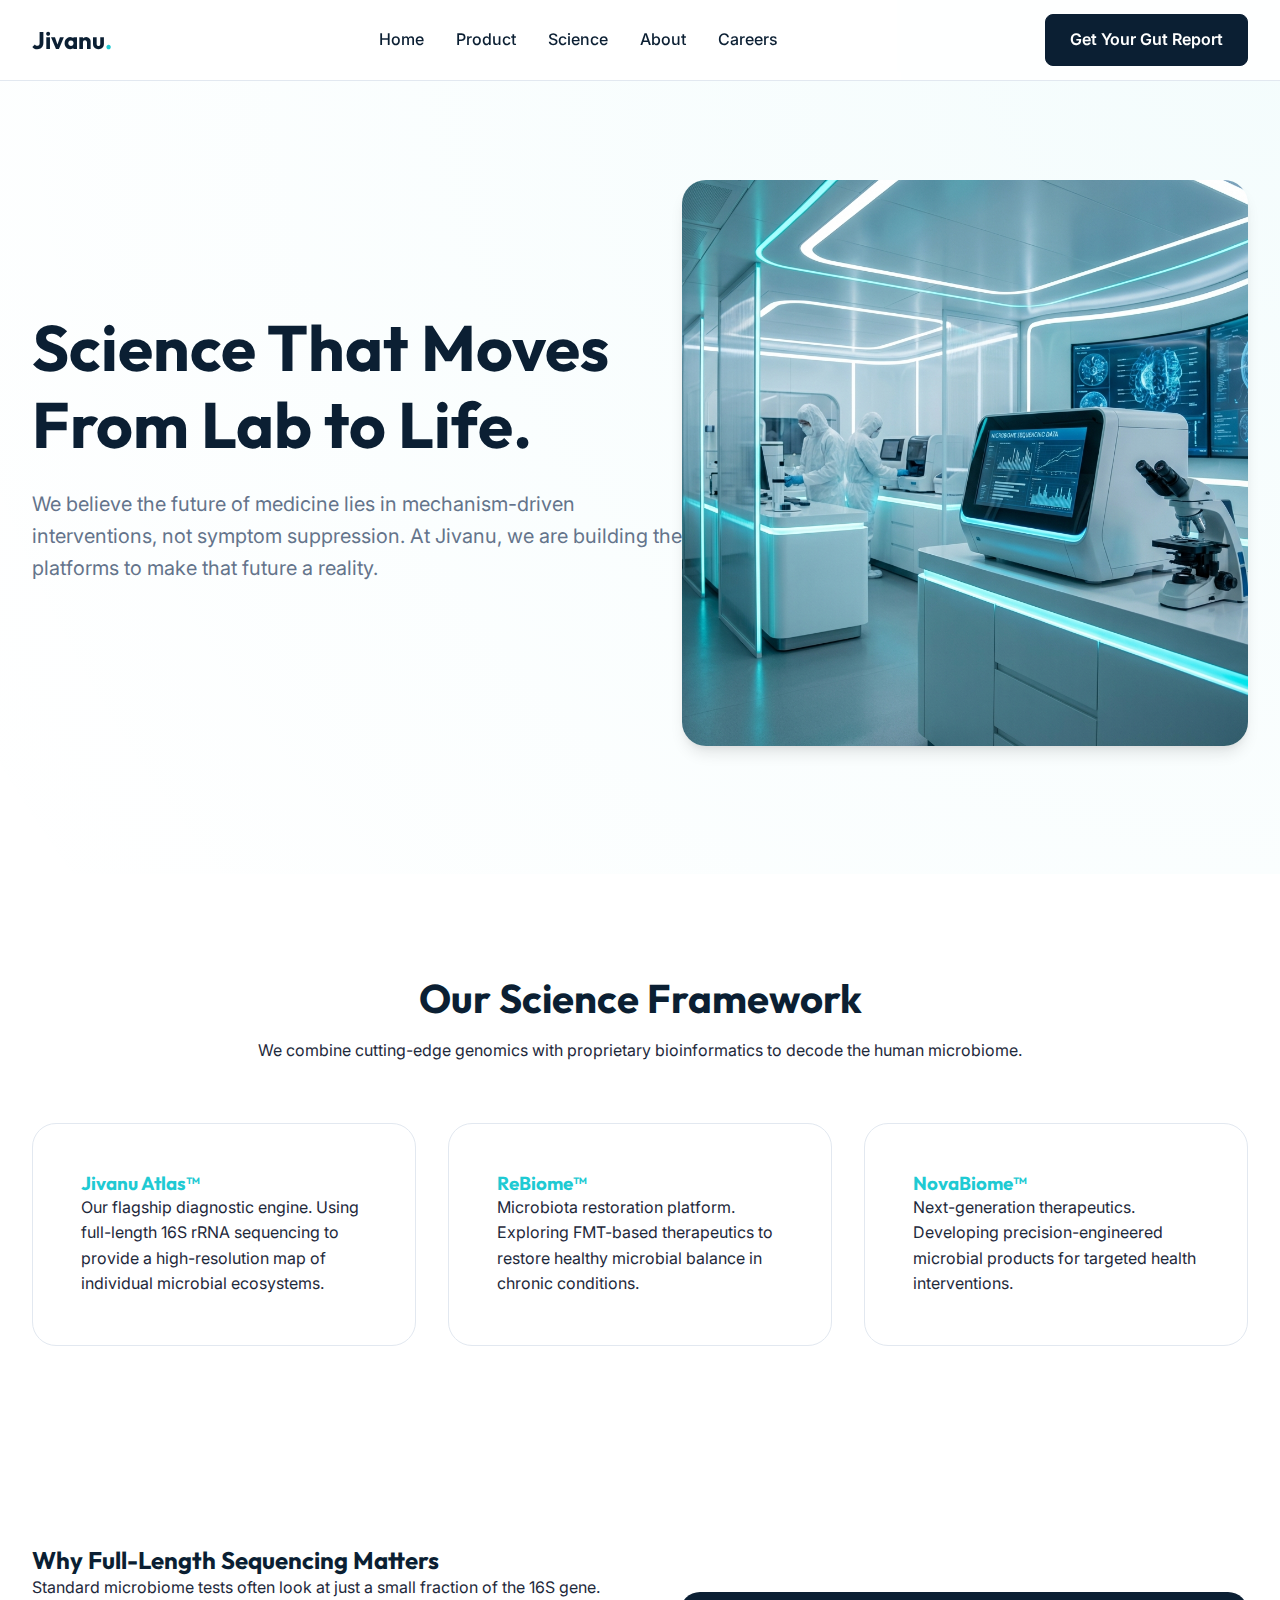
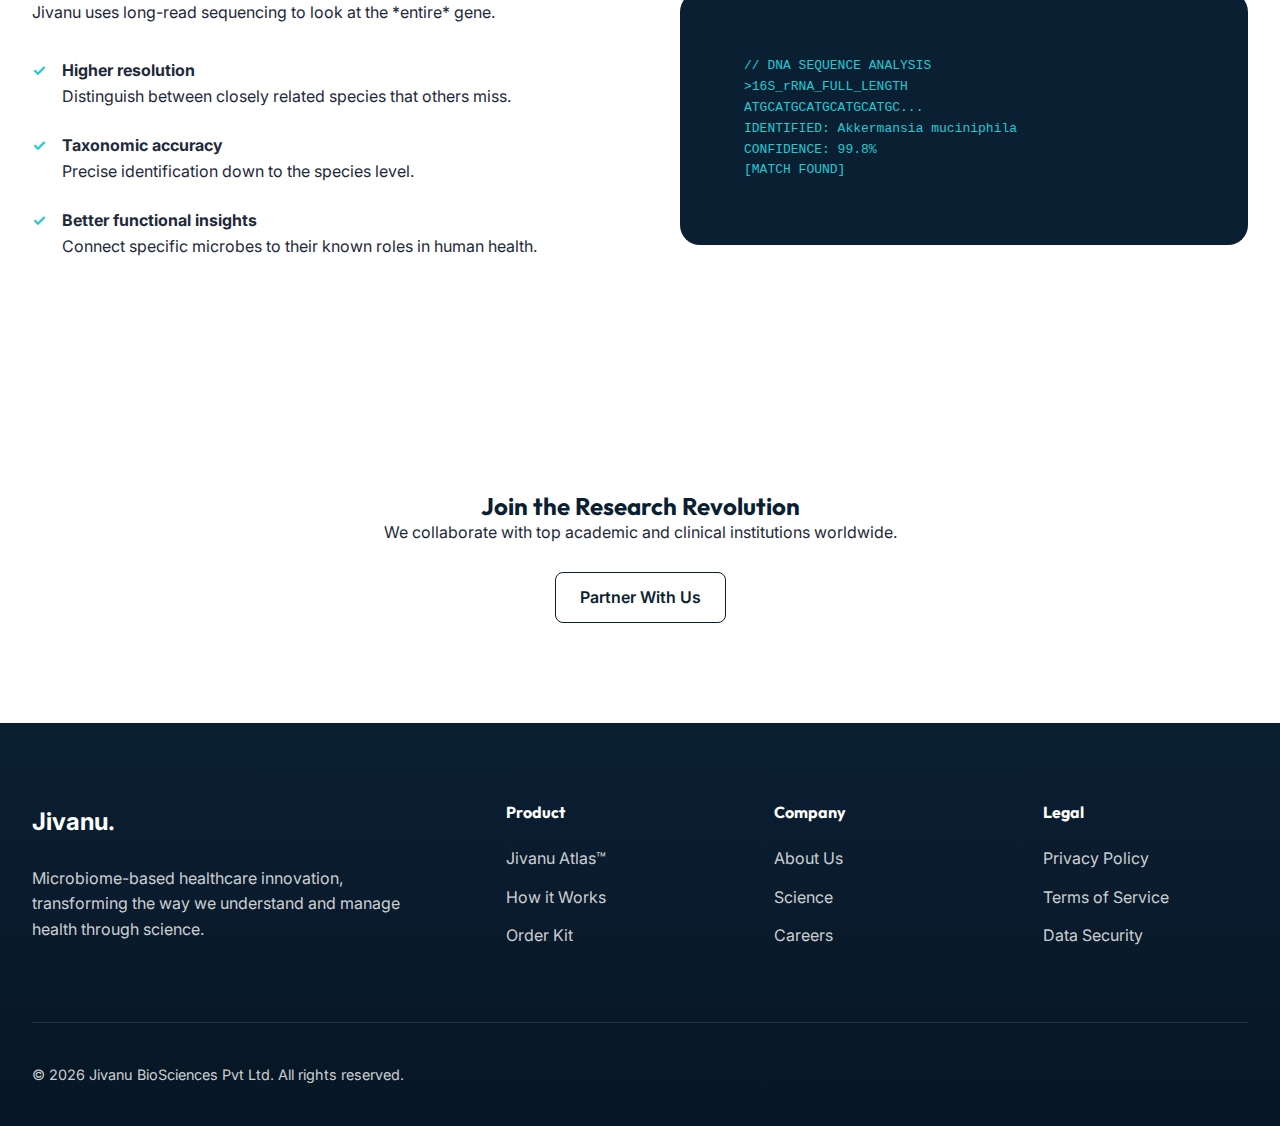
<file: science.html>
<!DOCTYPE html>
<html lang="en">

<head>
    <meta charset="UTF-8">
    <meta name="viewport" content="width=device-width, initial-scale=1.0">
    <title>Our Science | Jivanu BioSciences</title>
    <meta name="description"
        content="Explore the advanced sequencing technology and bioinformatics pipelines behind Jivanu. From Atlas profiling to ReBiome therapeutics.">
    <link rel="stylesheet" href="css/style.css">
</head>

<body>
    <header>
        <div class="container flex justify-between items-center">
            <a href="index.html" class="logo">Jivanu<span>.</span></a>
            <nav class="flex items-center">
                <div class="nav-links flex">
                    <a href="index.html">Home</a>
                    <a href="product.html">Product</a>
                    <a href="science.html">Science</a>
                    <a href="about.html">About</a>
                    <a href="careers.html">Careers</a>
                </div>
            </nav>
            <a href="contact.html" class="btn btn-primary">Get Your Gut Report</a>
        </div>
    </header>

    <main>
        <section class="hero">
            <div class="container flex items-center">
                <div class="hero-content">
                    <h1>Science That Moves From Lab to Life.</h1>
                    <p>We believe the future of medicine lies in mechanism-driven interventions, not symptom
                        suppression. At Jivanu, we are building the platforms to make that future a reality.</p>
                </div>
                <div class="hero-visual">
                    <img src="assets/images/lab.png" alt="Microbiome Lab">
                </div>
            </div>
        </section>

        <section class="section">
            <div class="container">
                <div class="section-header">
                    <h2>Our Science Framework</h2>
                    <p>We combine cutting-edge genomics with proprietary bioinformatics to decode the human microbiome.
                    </p>
                </div>
                <div class="grid segment-grid">
                    <div class="segment-card" style="text-align: left;">
                        <h3 style="color: var(--cyan);">Jivanu Atlas™</h3>
                        <p>Our flagship diagnostic engine. Using full-length 16S rRNA sequencing to provide a
                            high-resolution map of individual microbial ecosystems.</p>
                    </div>
                    <div class="segment-card" style="text-align: left;">
                        <h3 style="color: var(--cyan);">ReBiome™</h3>
                        <p>Microbiota restoration platform. Exploring FMT-based therapeutics to restore healthy
                            microbial balance in chronic conditions.</p>
                    </div>
                    <div class="segment-card" style="text-align: left;">
                        <h3 style="color: var(--cyan);">NovaBiome™</h3>
                        <p>Next-generation therapeutics. Developing precision-engineered microbial products for targeted
                            health interventions.</p>
                    </div>
                </div>
            </div>
        </section>

        <section class="section light-bg">
            <div class="container">
                <div class="grid product-showcase">
                    <div class="product-info">
                        <h2>Why Full-Length Sequencing Matters</h2>
                        <p>Standard microbiome tests often look at just a small fraction of the 16S gene. Jivanu uses
                            long-read sequencing to look at the *entire* gene.</p>
                        <ul class="benefit-list">
                            <li class="benefit-item">
                                <span class="check">✓</span>
                                <div>
                                    <strong>Higher resolution</strong>
                                    <p>Distinguish between closely related species that others miss.</p>
                                </div>
                            </li>
                            <li class="benefit-item">
                                <span class="check">✓</span>
                                <div>
                                    <strong>Taxonomic accuracy</strong>
                                    <p>Precise identification down to the species level.</p>
                                </div>
                            </li>
                            <li class="benefit-item">
                                <span class="check">✓</span>
                                <div>
                                    <strong>Better functional insights</strong>
                                    <p>Connect specific microbes to their known roles in human health.</p>
                                </div>
                            </li>
                        </ul>
                    </div>
                    <div class="product-visual">
                        <div
                            style="background: var(--navy); padding: 4rem; border-radius: 20px; color: var(--cyan); font-family: monospace;">
                            // DNA SEQUENCE ANALYSIS <br>
                            >16S_rRNA_FULL_LENGTH <br>
                            ATGCATGCATGCATGCATGC... <br>
                            IDENTIFIED: Akkermansia muciniphila <br>
                            CONFIDENCE: 99.8% <br>
                            [MATCH FOUND]
                        </div>
                    </div>
                </div>
            </div>
        </section>

        <section class="section" style="text-align: center;">
            <div class="container">
                <h2>Join the Research Revolution</h2>
                <p>We collaborate with top academic and clinical institutions worldwide.</p>
                <br>
                <a href="contact.html?type=research" class="btn btn-secondary">Partner With Us</a>
            </div>
        </section>
    </main>

    <footer>
        <div class="container">
            <div class="grid footer-grid">
                <div>
                    <div class="footer-logo">Jivanu<span>.</span></div>
                    <p>Microbiome-based healthcare innovation, transforming the way we understand and manage health
                        through science.</p>
                </div>
                <div class="footer-links">
                    <h4>Product</h4>
                    <ul>
                        <li><a href="product.html">Jivanu Atlas™</a></li>
                        <li><a href="product.html">How it Works</a></li>
                        <li><a href="contact.html">Order Kit</a></li>
                    </ul>
                </div>
                <div class="footer-links">
                    <h4>Company</h4>
                    <ul>
                        <li><a href="about.html">About Us</a></li>
                        <li><a href="science.html">Science</a></li>
                        <li><a href="careers.html">Careers</a></li>
                    </ul>
                </div>
                <div class="footer-links">
                    <h4>Legal</h4>
                    <ul>
                        <li><a href="#">Privacy Policy</a></li>
                        <li><a href="#">Terms of Service</a></li>
                        <li><a href="#">Data Security</a></li>
                    </ul>
                </div>
            </div>
            <div class="footer-bottom">
                <p>© 2026 Jivanu BioSciences Pvt Ltd. All rights reserved.</p>
            </div>
        </div>
    </footer>
</body>

</html>
</file>
<file: css/style.css>
@import url('https://fonts.googleapis.com/css2?family=Inter:wght@300;400;500;600;700&family=Outfit:wght@400;500;600;700&display=swap');

:root {
    --navy: #0b1f33;
    --cyan: #1fcad3;
    --cyan-hover: #18b5bd;
    --white: #ffffff;
    --light-bg: #f8fafc;
    --text-main: #1e293b;
    --text-muted: #64748b;
    --border-color: #e2e8f0;
    --shadow-sm: 0 1px 2px 0 rgba(0, 0, 0, 0.05);
    --shadow-md: 0 4px 6px -1px rgba(0, 0, 0, 0.1), 0 2px 4px -1px rgba(0, 0, 0, 0.06);
    --shadow-lg: 0 10px 15px -3px rgba(0, 0, 0, 0.1), 0 4px 6px -2px rgba(0, 0, 0, 0.05);
    --transition: all 0.3s cubic-bezier(0.4, 0, 0.2, 1);
}

* {
    margin: 0;
    padding: 0;
    box-sizing: border-box;
}

html {
    scroll-behavior: smooth;
}

body {
    font-family: 'Inter', sans-serif;
    color: var(--text-main);
    background-color: var(--white);
    line-height: 1.6;
    overflow-x: hidden;
}

h1,
h2,
h3,
h4 {
    font-family: 'Outfit', sans-serif;
    color: var(--navy);
    line-height: 1.2;
}

a {
    text-decoration: none;
    color: inherit;
    transition: var(--transition);
}

ul {
    list-style: none;
}

/* Layout Utilities */
.container {
    max-width: 1280px;
    margin: 0 auto;
    padding: 0 2rem;
}

.section {
    padding: 100px 0;
}

.flex {
    display: flex;
}

.grid {
    display: grid;
}

.items-center {
    align-items: center;
}

.justify-between {
    justify-content: space-between;
}

/* Buttons */
.btn {
    display: inline-flex;
    align-items: center;
    justify-content: center;
    padding: 12px 24px;
    border-radius: 8px;
    font-weight: 600;
    cursor: pointer;
    transition: var(--transition);
    font-size: 1rem;
}

.btn-primary {
    background-color: var(--navy);
    color: var(--white);
    border: 1px solid var(--navy);
}

.btn-primary:hover {
    background-color: var(--cyan);
    border-color: var(--cyan);
    transform: translateY(-2px);
    box-shadow: var(--shadow-lg);
}

.btn-secondary {
    background-color: transparent;
    color: var(--navy);
    border: 1px solid var(--navy);
}

.btn-secondary:hover {
    background-color: var(--light-bg);
    transform: translateY(-2px);
}

.btn-ghost {
    background-color: transparent;
    color: var(--navy);
    font-weight: 500;
}

.btn-ghost:hover {
    color: var(--cyan);
}

/* Header */
header {
    position: fixed;
    top: 0;
    left: 0;
    width: 100%;
    background: rgba(255, 255, 255, 0.9);
    backdrop-filter: blur(10px);
    z-index: 1000;
    border-bottom: 1px solid var(--border-color);
}

nav {
    height: 80px;
}

.logo {
    font-family: 'Outfit', sans-serif;
    font-size: 1.5rem;
    font-weight: 700;
    color: var(--navy);
}

.logo span {
    color: var(--cyan);
}

.nav-links {
    gap: 2rem;
}

.nav-links a {
    font-weight: 500;
    color: var(--navy);
}

.nav-links a:hover {
    color: var(--cyan);
}

/* Hero Section */
.hero {
    padding-top: 180px;
    padding-bottom: 120px;
    background: radial-gradient(circle at top right, rgba(31, 202, 211, 0.05), transparent);
}

.hero-content {
    max-width: 650px;
}

.hero h1 {
    font-size: 4rem;
    margin-bottom: 1.5rem;
    animation: fadeInUp 0.8s ease-out;
}

.hero p {
    font-size: 1.25rem;
    color: var(--text-muted);
    margin-bottom: 2.5rem;
    animation: fadeInUp 1s ease-out;
}

.hero-cta {
    display: flex;
    gap: 1.5rem;
    animation: fadeInUp 1.2s ease-out;
}

.trust-line {
    margin-top: 2rem;
    font-size: 0.9rem;
    color: var(--text-muted);
    display: flex;
    align-items: center;
    gap: 0.5rem;
}

.hero-visual {
    position: relative;
    flex: 1;
}

.hero-visual img {
    width: 100%;
    max-width: 600px;
    border-radius: 24px;
    box-shadow: var(--shadow-lg);
    transition: var(--transition);
}

.hero-visual img:hover {
    transform: scale(1.02);
}

/* Social Proof Strip */
.social-proof {
    padding: 60px 0;
    border-top: 1px solid var(--border-color);
    border-bottom: 1px solid var(--border-color);
    background: var(--light-bg);
}

.proof-grid {
    display: grid;
    grid-template-columns: repeat(4, 1fr);
    gap: 2rem;
    text-align: center;
}

.proof-item h4 {
    font-size: 1rem;
    color: var(--navy);
    margin-top: 0.5rem;
}

/* Problem Section */
.problem-section {
    background-color: var(--white);
}

.section-header {
    text-align: center;
    max-width: 800px;
    margin: 0 auto 60px;
}

.section-header h2 {
    font-size: 2.5rem;
    margin-bottom: 1rem;
}

.problem-grid {
    grid-template-columns: repeat(3, 1fr);
    gap: 3rem;
}

.problem-card {
    padding: 3rem;
    border-radius: 20px;
    background: var(--white);
    border: 1px solid var(--border-color);
    transition: var(--transition);
}

.problem-card:hover {
    transform: translateY(-10px);
    box-shadow: var(--shadow-lg);
    border-color: var(--cyan);
}

.problem-card .icon {
    width: 48px;
    height: 48px;
    background: rgba(31, 202, 211, 0.1);
    border-radius: 12px;
    display: flex;
    align-items: center;
    justify-content: center;
    margin-bottom: 1.5rem;
    color: var(--cyan);
}

/* Product Section */
.product-section {
    background-color: var(--light-bg);
}

.product-showcase {
    grid-template-columns: 1fr 1fr;
    gap: 5rem;
    align-items: center;
}

.product-visual img {
    width: 100%;
    border-radius: 30px;
    box-shadow: var(--shadow-lg);
}

.benefit-list {
    margin: 2rem 0;
}

.benefit-item {
    display: flex;
    gap: 1rem;
    margin-bottom: 1.5rem;
}

.benefit-item .check {
    color: var(--cyan);
    font-weight: bold;
}

/* How it Works */
.how-it-works {
    background-color: var(--white);
}

.steps-grid {
    grid-template-columns: repeat(4, 1fr);
    gap: 2rem;
    position: relative;
}

.step-card {
    text-align: center;
}

.step-number {
    width: 40px;
    height: 40px;
    background: var(--navy);
    color: var(--white);
    border-radius: 50%;
    display: flex;
    align-items: center;
    justify-content: center;
    margin: 0 auto 1.5rem;
    font-weight: 700;
}

/* Science Section */
.science-section {
    background-color: var(--navy);
    color: var(--white);
}

.science-section h2,
.science-section h3 {
    color: var(--white);
}

.science-grid {
    grid-template-columns: repeat(2, 1fr);
    gap: 4rem;
}

.science-points {
    display: grid;
    grid-template-columns: 1fr 1fr;
    gap: 2rem;
}

.science-card {
    padding: 2rem;
    background: rgba(255, 255, 255, 0.05);
    border-radius: 16px;
    border: 1px solid rgba(255, 255, 255, 0.1);
}

/* Who it's for */
.segment-grid {
    grid-template-columns: repeat(3, 1fr);
    gap: 2rem;
}

.segment-card {
    padding: 3rem;
    background: var(--white);
    border: 1px solid var(--border-color);
    border-radius: 24px;
    text-align: center;
}

.segment-card:hover {
    border-color: var(--cyan);
}

/* Pricing */
.pricing-card {
    max-width: 500px;
    margin: 0 auto;
    padding: 4rem;
    background: var(--white);
    border-radius: 30px;
    box-shadow: var(--shadow-lg);
    border: 2px solid var(--cyan);
    text-align: center;
}

.price {
    font-size: 4rem;
    font-weight: 700;
    color: var(--navy);
    margin: 1rem 0;
}

/* Footer */
footer {
    background-color: var(--navy);
    background-image: linear-gradient(180deg, var(--navy) 0%, #071624 100%);
    color: rgba(255, 255, 255, 0.8);
    padding: 80px 0 40px;
}

.footer-grid {
    grid-template-columns: 2fr 1fr 1fr 1fr;
    gap: 4rem;
    margin-bottom: 60px;
}

.footer-logo {
    color: var(--white);
    font-size: 1.5rem;
    font-weight: 700;
    margin-bottom: 1.5rem;
}

.footer-links h4 {
    color: var(--white);
    margin-bottom: 1.5rem;
}

.footer-links li {
    margin-bottom: 0.8rem;
}

.footer-bottom {
    padding-top: 40px;
    border-top: 1px solid rgba(255, 255, 255, 0.1);
    display: flex;
    justify-content: space-between;
    font-size: 0.9rem;
}

/* Animations */
@keyframes fadeInUp {
    from {
        opacity: 0;
        transform: translateY(20px);
    }

    to {
        opacity: 1;
        transform: translateY(0);
    }
}

/* Responsive */
@media (max-width: 1024px) {
    .hero h1 {
        font-size: 3rem;
    }

    .product-showcase {
        grid-template-columns: 1fr;
    }

    .footer-grid {
        grid-template-columns: 1fr 1fr;
    }
}

@media (max-width: 768px) {
    .hero {
        text-align: center;
        padding-top: 140px;
    }

    .hero-cta {
        justify-content: center;
    }

    .problem-grid,
    .steps-grid,
    .segment-grid {
        grid-template-columns: 1fr;
    }

    .proof-grid {
        grid-template-columns: 1fr 1fr;
    }

    .nav-links {
        display: none;
    }
}
</file>
